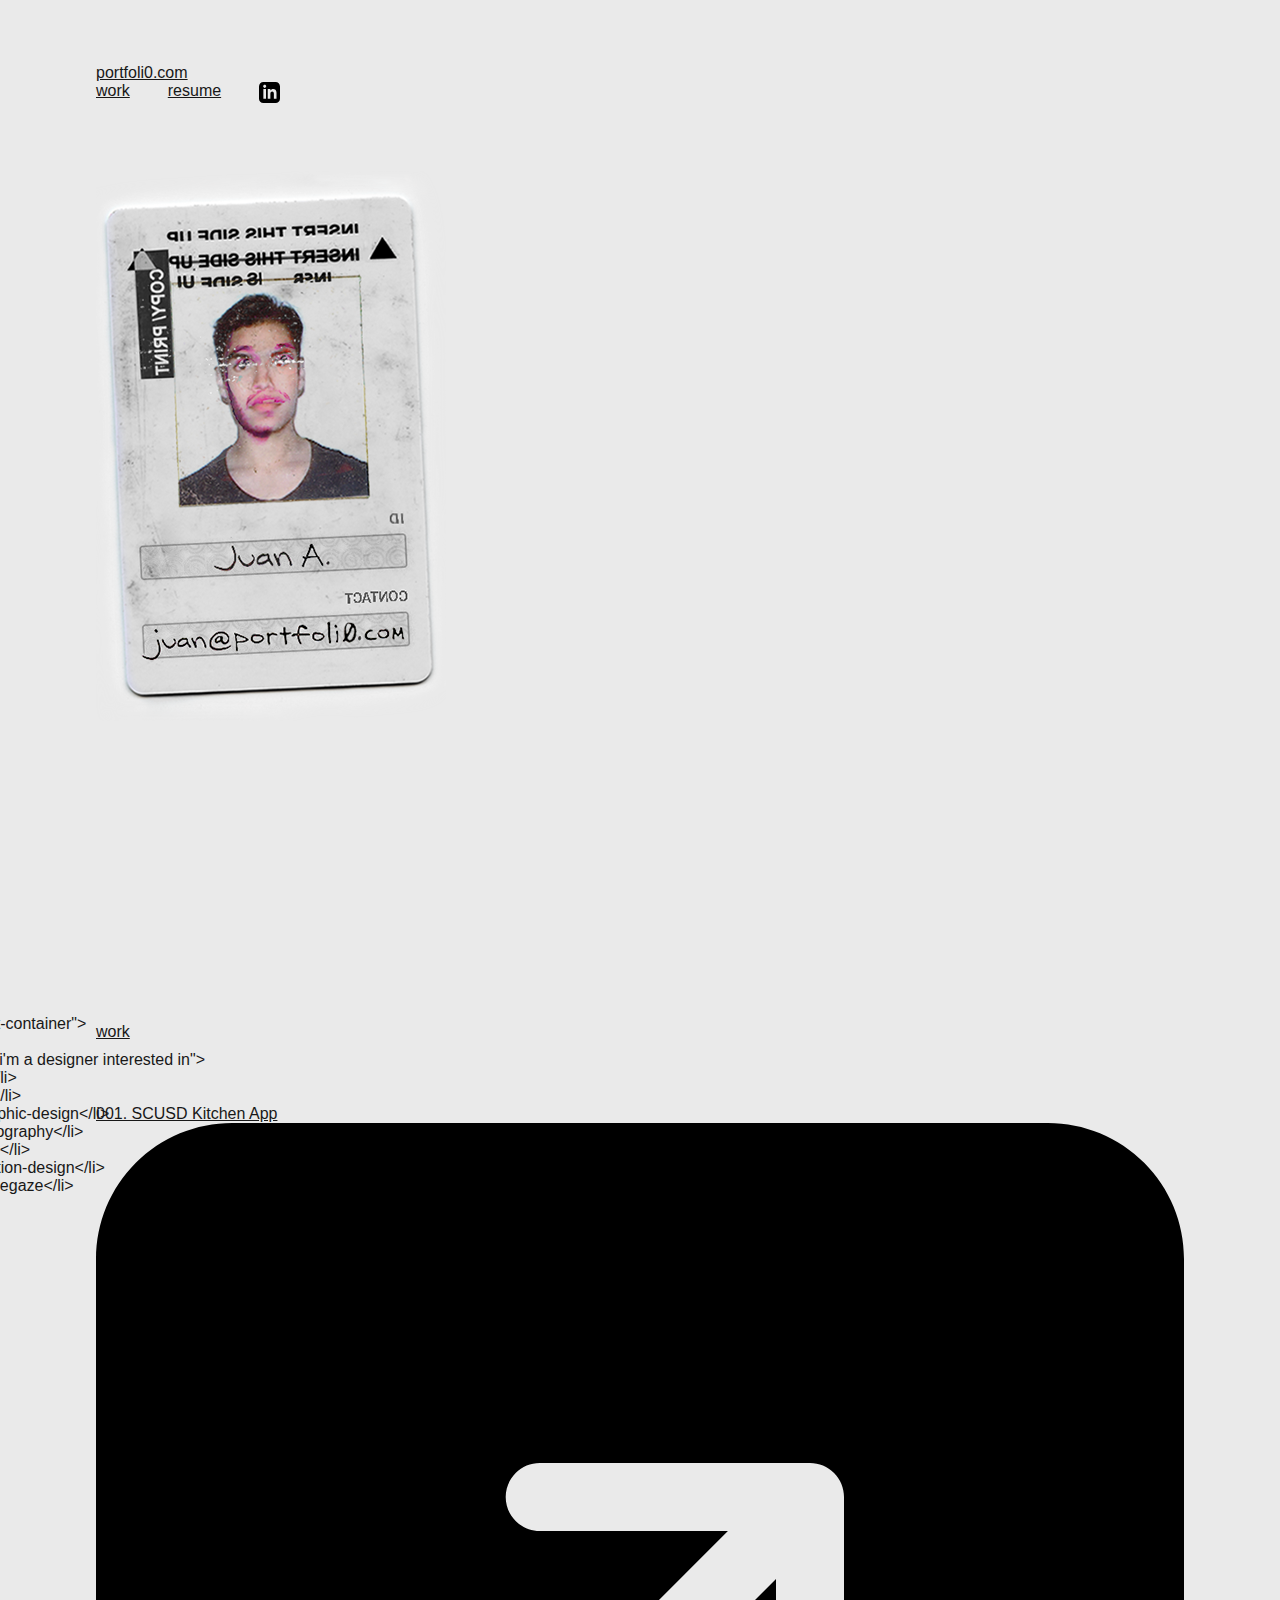
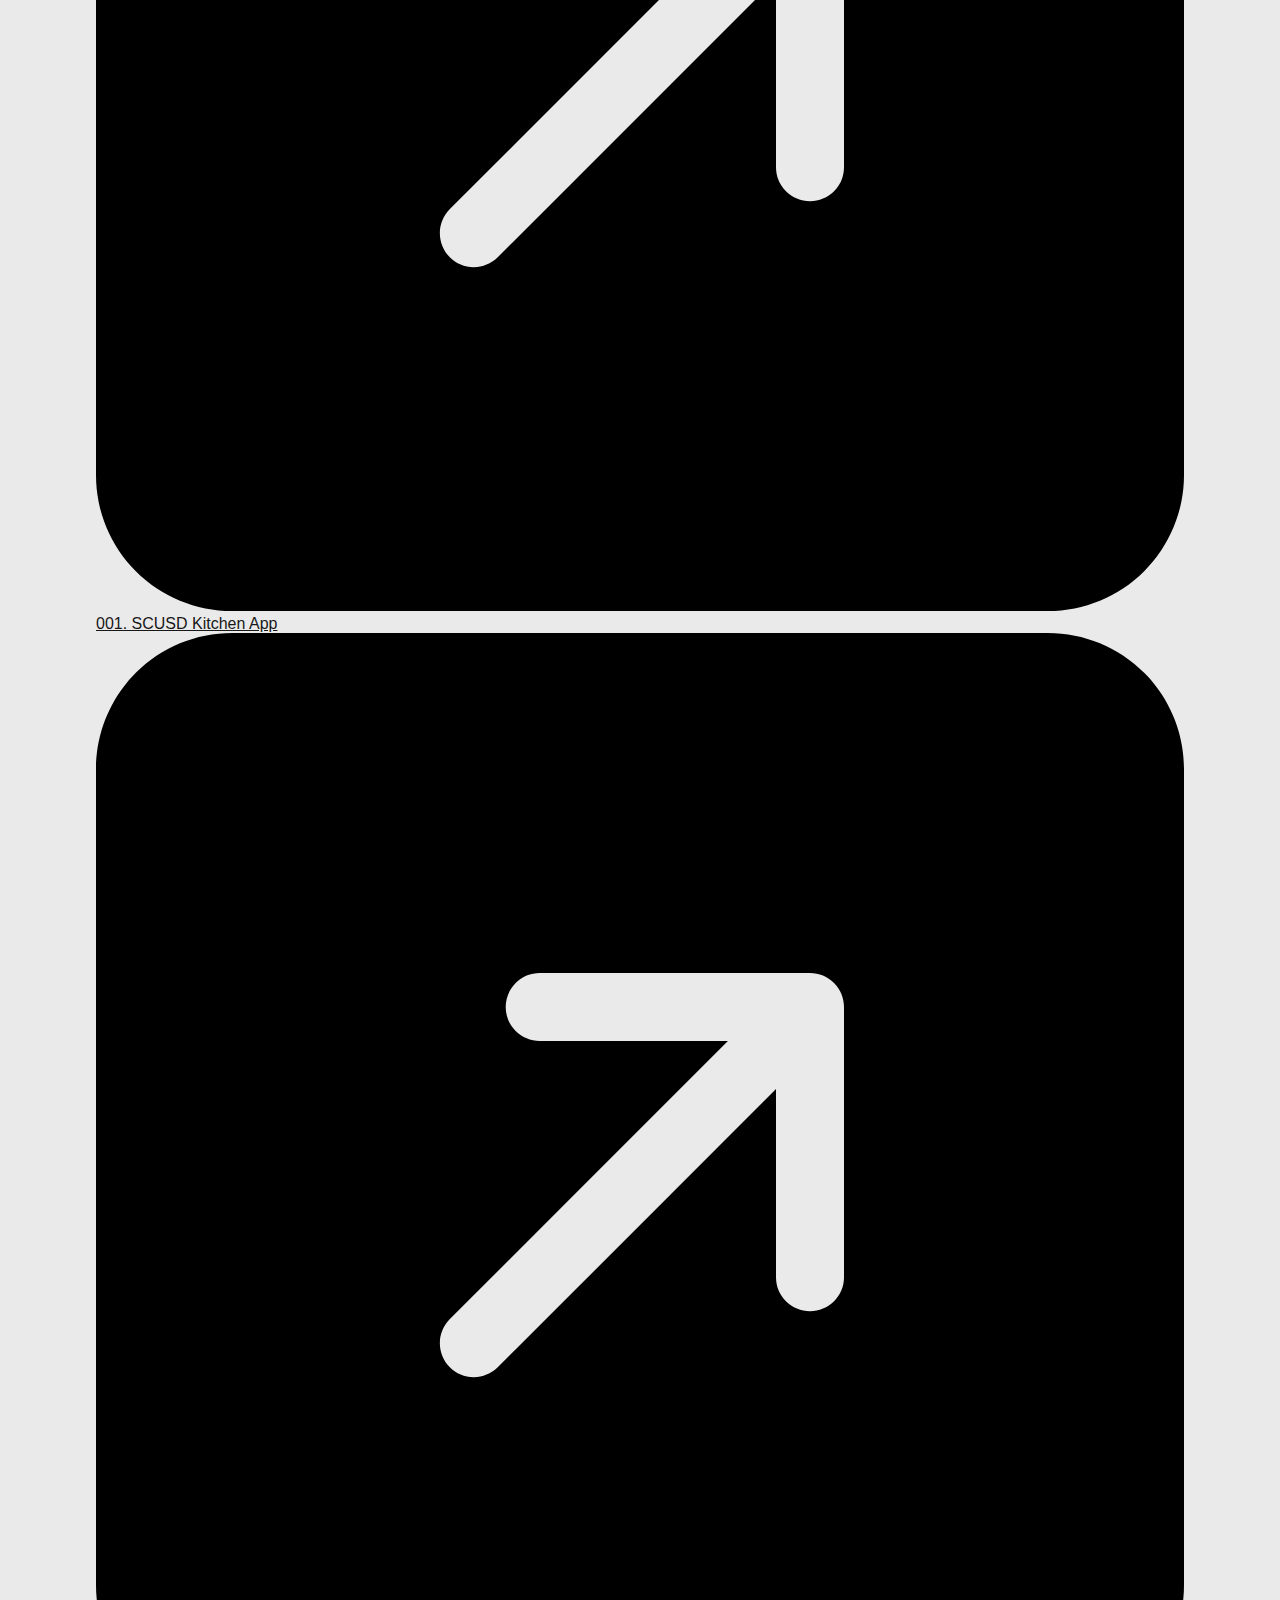
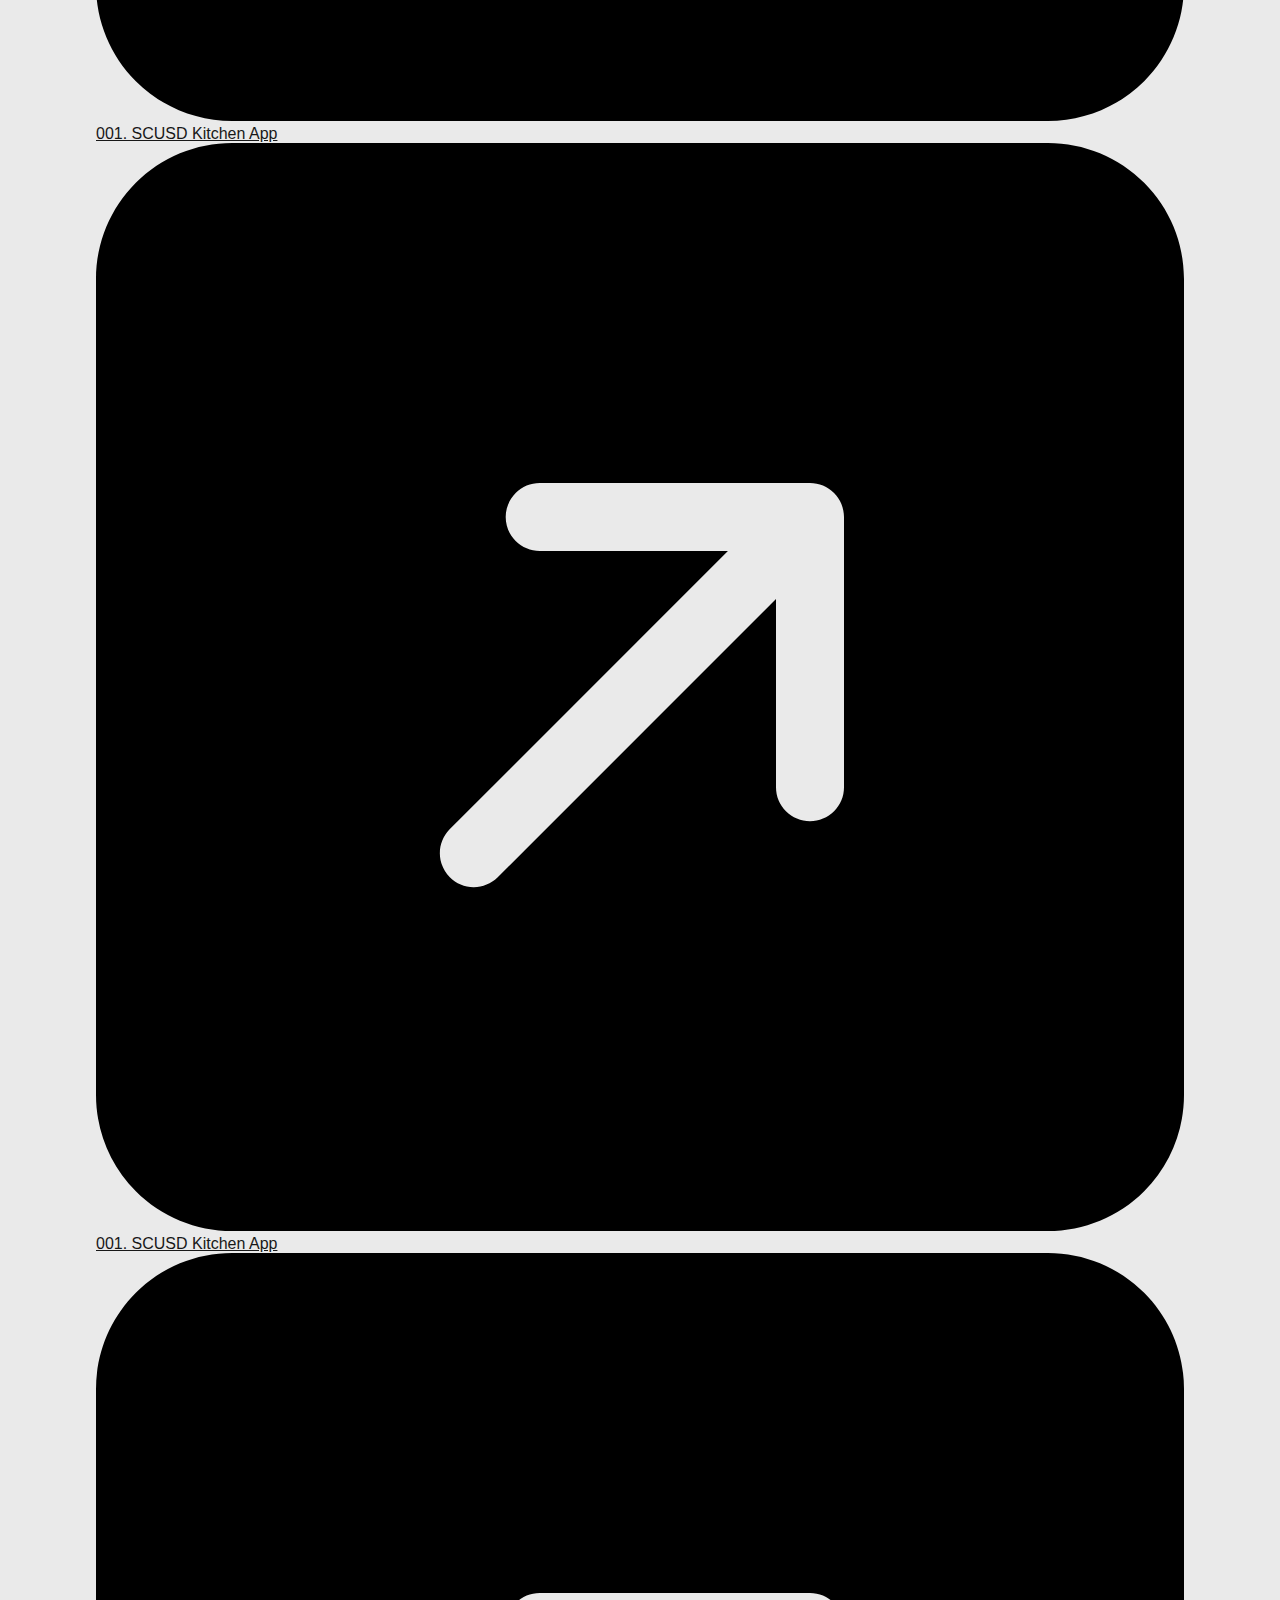
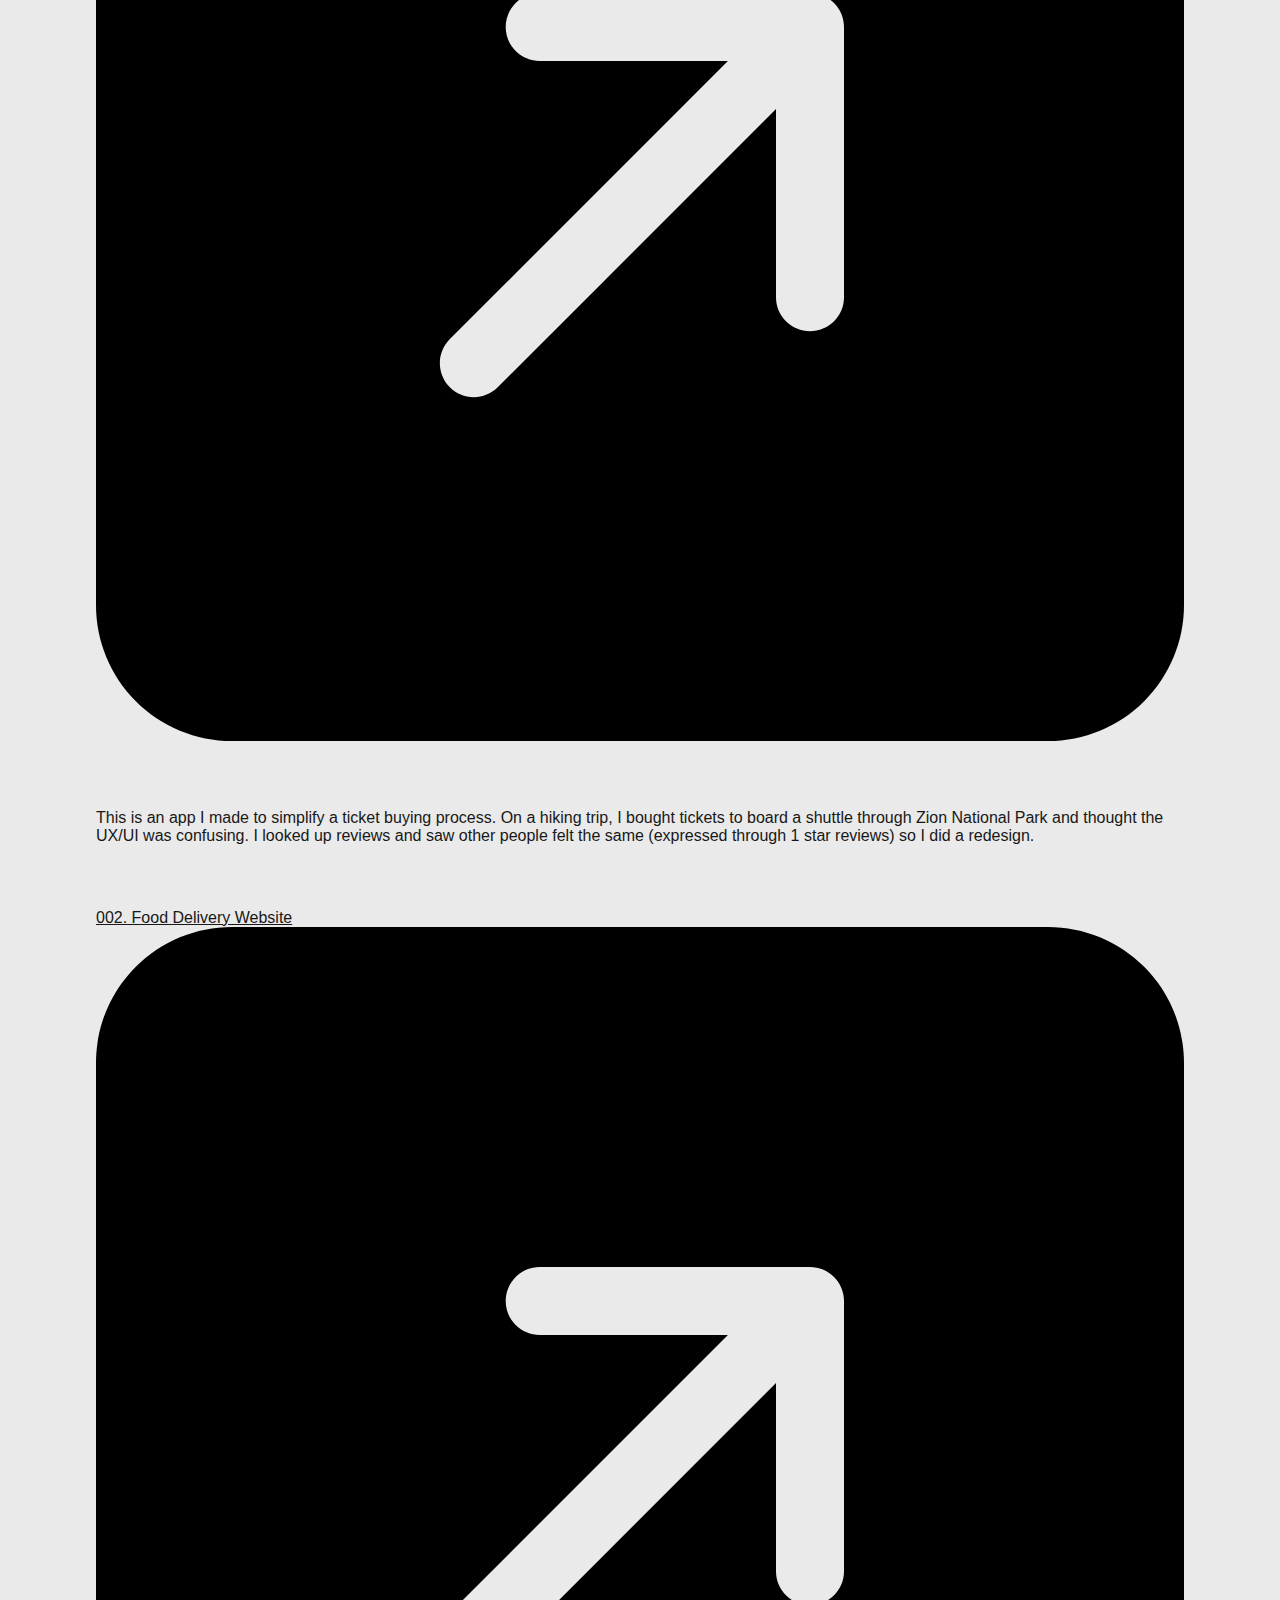
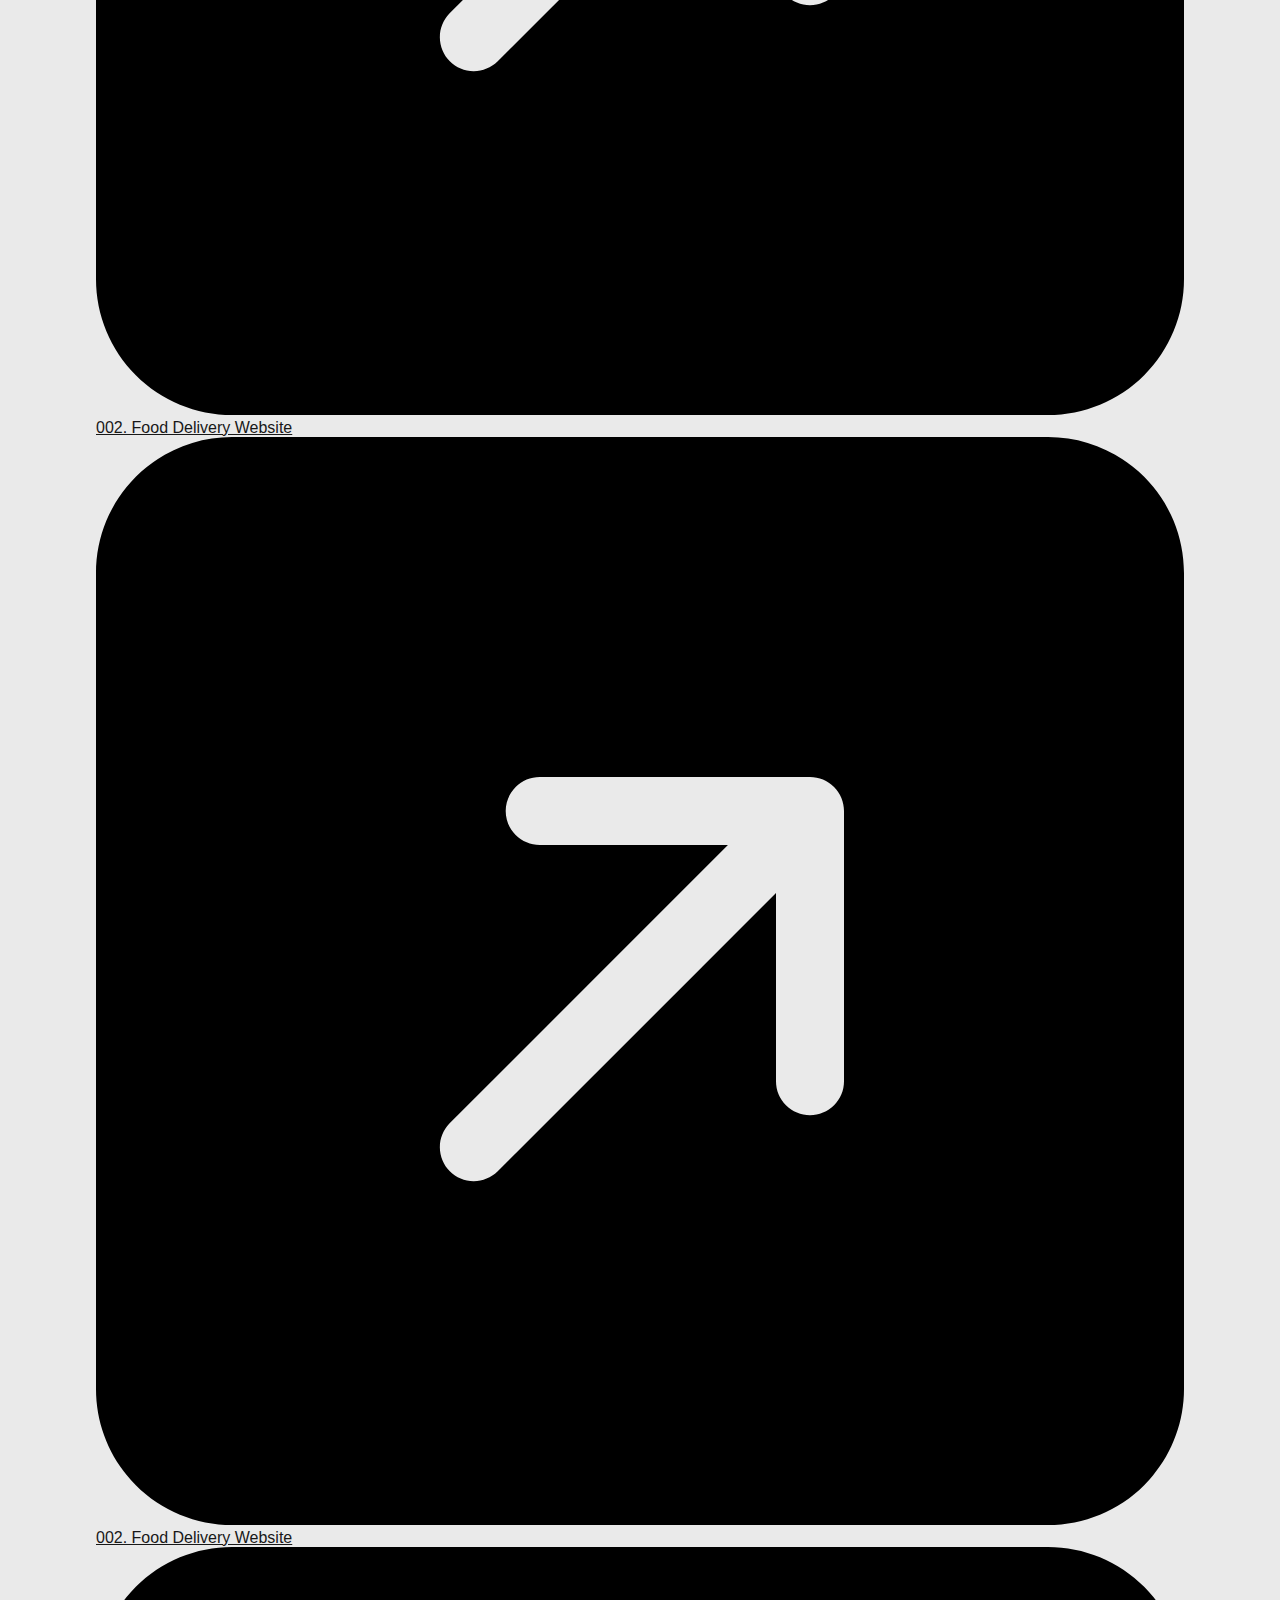
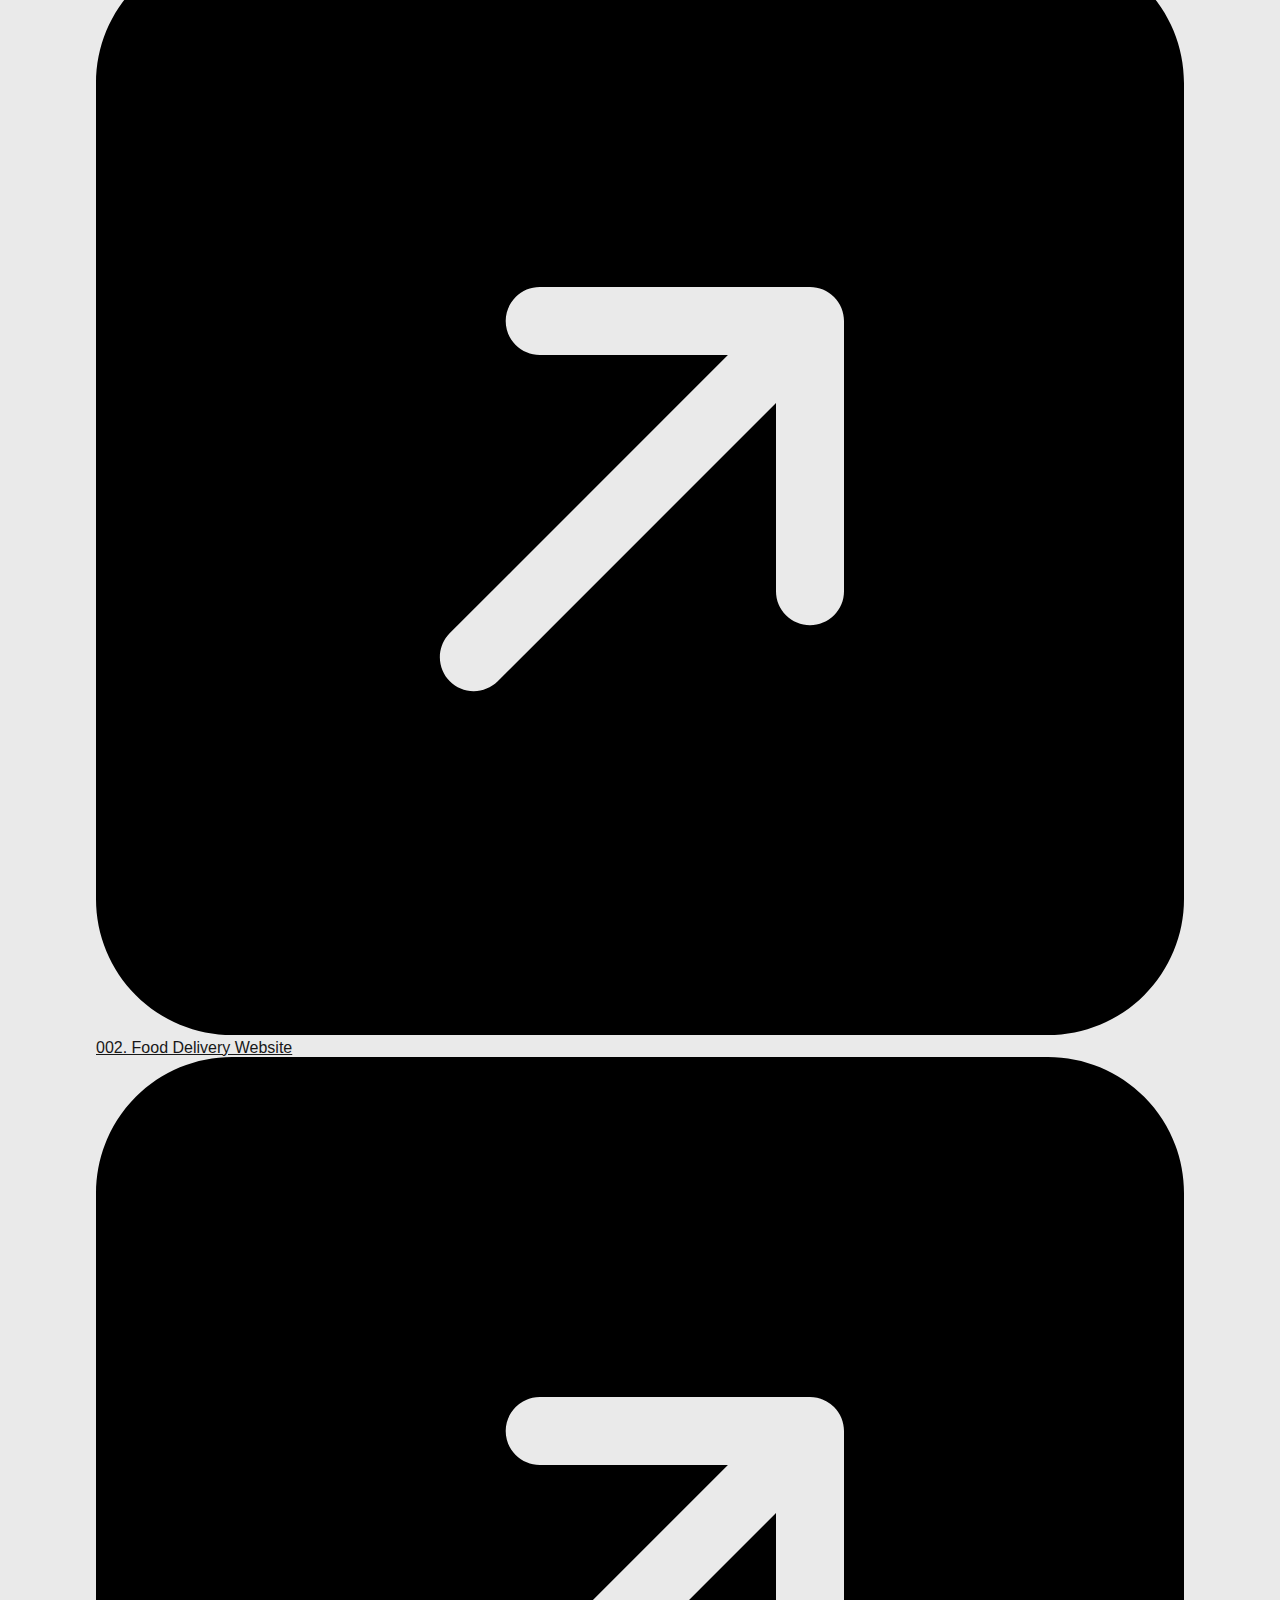
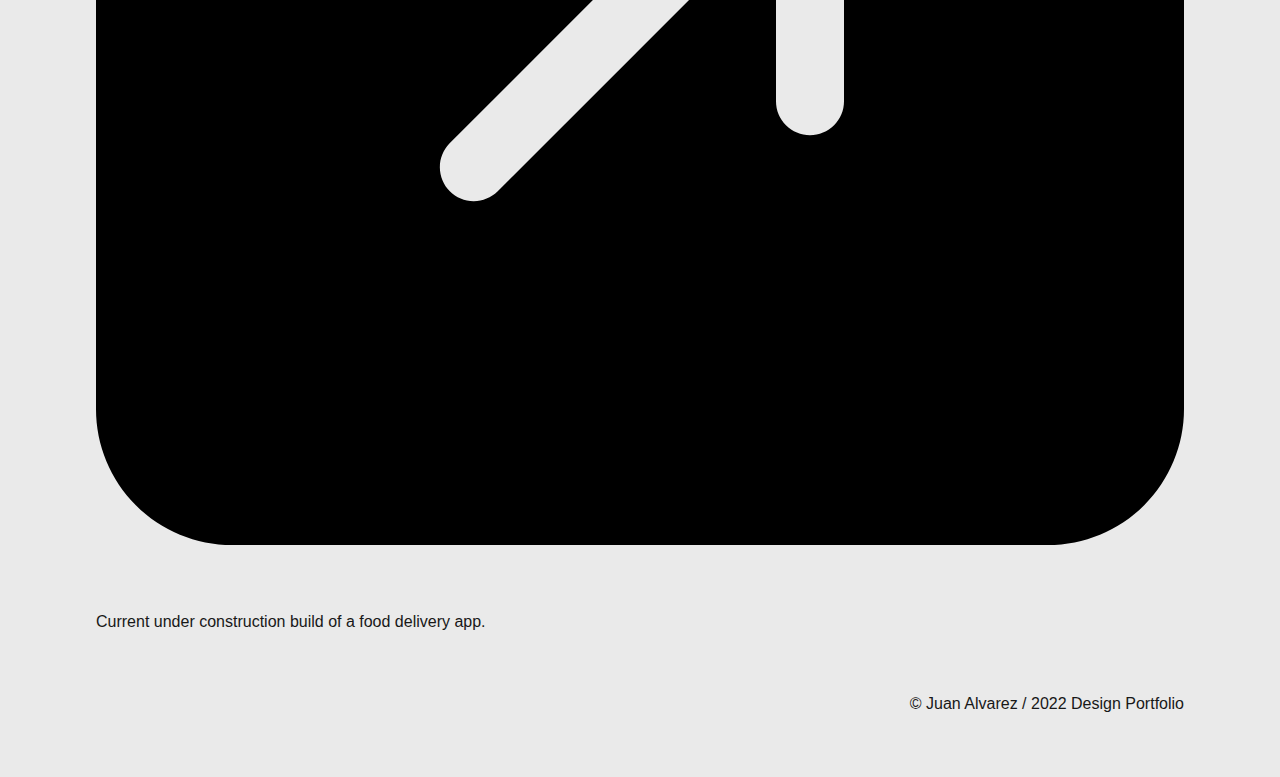
<file: index.html>
<!DOCTYPE html>
<html lang="en">
<head>
    <meta charset="UTF-8">
    <meta http-equiv="X-UA-Compatible" content="IE=edge">
    <meta name="viewport" content="width=device-width, initial-scale=1.0">
    <title>portfoli0</title>
    <link rel="stylesheet" href="style.css">
</head>
<body>
    <section class="main-nav-section container">
        <header class="main-nav">
            <a href="index.html">portfoli0.com</a>
                <nav>
                    <ul class="nav-links">
                        <li><a href="#projects">work</a></li>
                        <li><a href="https://drive.google.com/drive/folders/1WUOUBvG8s4MOsaDFoUpPVKBQRQkFh0n4?usp=sharing" class="drive" target="_blank">resume</a></li>
                        <li><a href="https://www.linkedin.com/in/juan-alvarez-045705224" target="_blank"><svg class="linkedin-icon" viewBox="0 0 24 24"><path d="M19 0h-14c-2.761 0-5 2.239-5 5v14c0 2.761 2.239 5 5 5h14c2.762 0 5-2.239 5-5v-14c0-2.761-2.238-5-5-5zm-11 19h-3v-11h3v11zm-1.5-12.268c-.966 0-1.75-.79-1.75-1.764s.784-1.764 1.75-1.764 1.75.79 1.75 1.764-.783 1.764-1.75 1.764zm13.5 12.268h-3v-5.604c0-3.368-4-3.113-4 0v5.604h-3v-11h3v1.765c1.396-2.586 7-2.777 7 2.476v6.759z"/></svg></a></li>
                    </ul>
                </nav>
        </header>
    </section>

    <section class="hero container">
        <div class="hero-content">
            <img class="id" src="/img/id.png" alt="me lol">

<pre class="text">
&lt;pre class="text-container">
    &lt;nav>
        &lt;ul class="i'm a designer interested in">
            &lt;li>#ui&lt;/li>
            &lt;li>#ux&lt;/li>
            &lt;li>#graphic-design&lt;/li>
            &lt;li>#typography&lt;/li>
            &lt;li>#dev&lt;/li>
            &lt;li>#motion-design&lt;/li>
            &lt;li>#shoegaze&lt;/li>
        &lt;/ul>
    &lt;/nav>
&lt;/pre>
</pre>
        </div>
    </section>

    <div class="container">
        <a href="#projects" class="work-text-divider">work</a>
    </div>

    <section class="projects" id="projects">
        <div class="marquee-container container">
            <div class="marquee">
                <a href="https://www.figma.com/file/9wEjk8F77lakjeu9E9RBcC/Zion-Project?node-id=0%3A1" target="_blank">001. SCUSD Kitchen App<svg class="link-out" viewBox="0 0 16 16">
                    <path d="M14 0C14.5304 0 15.0391 0.210714 15.4142 0.585786C15.7893 0.960859 16 1.46957 16 2V14C16 14.5304 15.7893 15.0391 15.4142 15.4142C15.0391 15.7893 14.5304 16 14 16H2C1.46957 16 0.960859 15.7893 0.585786 15.4142C0.210714 15.0391 0 14.5304 0 14V2C0 1.46957 0.210714 0.960859 0.585786 0.585786C0.960859 0.210714 1.46957 0 2 0L14 0ZM5.904 10.803L10 6.707V9.475C10 9.60761 10.0527 9.73479 10.1464 9.82855C10.2402 9.92232 10.3674 9.975 10.5 9.975C10.6326 9.975 10.7598 9.92232 10.8536 9.82855C10.9473 9.73479 11 9.60761 11 9.475V5.5C11 5.36739 10.9473 5.24021 10.8536 5.14645C10.7598 5.05268 10.6326 5 10.5 5H6.525C6.39239 5 6.26521 5.05268 6.17145 5.14645C6.07768 5.24021 6.025 5.36739 6.025 5.5C6.025 5.63261 6.07768 5.75979 6.17145 5.85355C6.26521 5.94732 6.39239 6 6.525 6H9.293L5.197 10.096C5.10592 10.1903 5.05552 10.3166 5.05666 10.4477C5.0578 10.5788 5.11039 10.7042 5.20309 10.7969C5.29579 10.8896 5.4212 10.9422 5.5523 10.9433C5.6834 10.9445 5.8097 10.8941 5.904 10.803Z"/>
                    </svg>
                    
                    <a href="https://www.figma.com/file/9wEjk8F77lakjeu9E9RBcC/Zion-Project?node-id=0%3A1" target="_blank">001. SCUSD Kitchen App<svg class="link-out" viewBox="0 0 16 16">
                        <path d="M14 0C14.5304 0 15.0391 0.210714 15.4142 0.585786C15.7893 0.960859 16 1.46957 16 2V14C16 14.5304 15.7893 15.0391 15.4142 15.4142C15.0391 15.7893 14.5304 16 14 16H2C1.46957 16 0.960859 15.7893 0.585786 15.4142C0.210714 15.0391 0 14.5304 0 14V2C0 1.46957 0.210714 0.960859 0.585786 0.585786C0.960859 0.210714 1.46957 0 2 0L14 0ZM5.904 10.803L10 6.707V9.475C10 9.60761 10.0527 9.73479 10.1464 9.82855C10.2402 9.92232 10.3674 9.975 10.5 9.975C10.6326 9.975 10.7598 9.92232 10.8536 9.82855C10.9473 9.73479 11 9.60761 11 9.475V5.5C11 5.36739 10.9473 5.24021 10.8536 5.14645C10.7598 5.05268 10.6326 5 10.5 5H6.525C6.39239 5 6.26521 5.05268 6.17145 5.14645C6.07768 5.24021 6.025 5.36739 6.025 5.5C6.025 5.63261 6.07768 5.75979 6.17145 5.85355C6.26521 5.94732 6.39239 6 6.525 6H9.293L5.197 10.096C5.10592 10.1903 5.05552 10.3166 5.05666 10.4477C5.0578 10.5788 5.11039 10.7042 5.20309 10.7969C5.29579 10.8896 5.4212 10.9422 5.5523 10.9433C5.6834 10.9445 5.8097 10.8941 5.904 10.803Z"/>
                        </svg>
                    </a>

                    <a href="https://www.figma.com/file/9wEjk8F77lakjeu9E9RBcC/Zion-Project?node-id=0%3A1" target="_blank">001. SCUSD Kitchen App<svg class="link-out" viewBox="0 0 16 16">
                        <path d="M14 0C14.5304 0 15.0391 0.210714 15.4142 0.585786C15.7893 0.960859 16 1.46957 16 2V14C16 14.5304 15.7893 15.0391 15.4142 15.4142C15.0391 15.7893 14.5304 16 14 16H2C1.46957 16 0.960859 15.7893 0.585786 15.4142C0.210714 15.0391 0 14.5304 0 14V2C0 1.46957 0.210714 0.960859 0.585786 0.585786C0.960859 0.210714 1.46957 0 2 0L14 0ZM5.904 10.803L10 6.707V9.475C10 9.60761 10.0527 9.73479 10.1464 9.82855C10.2402 9.92232 10.3674 9.975 10.5 9.975C10.6326 9.975 10.7598 9.92232 10.8536 9.82855C10.9473 9.73479 11 9.60761 11 9.475V5.5C11 5.36739 10.9473 5.24021 10.8536 5.14645C10.7598 5.05268 10.6326 5 10.5 5H6.525C6.39239 5 6.26521 5.05268 6.17145 5.14645C6.07768 5.24021 6.025 5.36739 6.025 5.5C6.025 5.63261 6.07768 5.75979 6.17145 5.85355C6.26521 5.94732 6.39239 6 6.525 6H9.293L5.197 10.096C5.10592 10.1903 5.05552 10.3166 5.05666 10.4477C5.0578 10.5788 5.11039 10.7042 5.20309 10.7969C5.29579 10.8896 5.4212 10.9422 5.5523 10.9433C5.6834 10.9445 5.8097 10.8941 5.904 10.803Z"/>
                        </svg>
                    </a>
    
                    <a href="https://www.figma.com/file/9wEjk8F77lakjeu9E9RBcC/Zion-Project?node-id=0%3A1" target="_blank">001. SCUSD Kitchen App<svg class="link-out" viewBox="0 0 16 16">
                        <path d="M14 0C14.5304 0 15.0391 0.210714 15.4142 0.585786C15.7893 0.960859 16 1.46957 16 2V14C16 14.5304 15.7893 15.0391 15.4142 15.4142C15.0391 15.7893 14.5304 16 14 16H2C1.46957 16 0.960859 15.7893 0.585786 15.4142C0.210714 15.0391 0 14.5304 0 14V2C0 1.46957 0.210714 0.960859 0.585786 0.585786C0.960859 0.210714 1.46957 0 2 0L14 0ZM5.904 10.803L10 6.707V9.475C10 9.60761 10.0527 9.73479 10.1464 9.82855C10.2402 9.92232 10.3674 9.975 10.5 9.975C10.6326 9.975 10.7598 9.92232 10.8536 9.82855C10.9473 9.73479 11 9.60761 11 9.475V5.5C11 5.36739 10.9473 5.24021 10.8536 5.14645C10.7598 5.05268 10.6326 5 10.5 5H6.525C6.39239 5 6.26521 5.05268 6.17145 5.14645C6.07768 5.24021 6.025 5.36739 6.025 5.5C6.025 5.63261 6.07768 5.75979 6.17145 5.85355C6.26521 5.94732 6.39239 6 6.525 6H9.293L5.197 10.096C5.10592 10.1903 5.05552 10.3166 5.05666 10.4477C5.0578 10.5788 5.11039 10.7042 5.20309 10.7969C5.29579 10.8896 5.4212 10.9422 5.5523 10.9433C5.6834 10.9445 5.8097 10.8941 5.904 10.803Z"/>
                        </svg>
                    </a>
                </a>
            </div>
        </div>
    
        <div class="container">
            <p class="description">This is an app I made to simplify a ticket buying process. On a hiking trip, I bought tickets to board a shuttle through Zion National Park and thought the UX/UI was confusing. I looked up reviews and saw other people felt the same (expressed through 1 star reviews) so I did a redesign.</p>
        </div>
    
    
        <div class="marquee-container container">
            <div class="marquee">
                <a href="project.html" target="_blank">002. Food Delivery Website<svg class="link-out" viewBox="0 0 16 16">
                    <path d="M14 0C14.5304 0 15.0391 0.210714 15.4142 0.585786C15.7893 0.960859 16 1.46957 16 2V14C16 14.5304 15.7893 15.0391 15.4142 15.4142C15.0391 15.7893 14.5304 16 14 16H2C1.46957 16 0.960859 15.7893 0.585786 15.4142C0.210714 15.0391 0 14.5304 0 14V2C0 1.46957 0.210714 0.960859 0.585786 0.585786C0.960859 0.210714 1.46957 0 2 0L14 0ZM5.904 10.803L10 6.707V9.475C10 9.60761 10.0527 9.73479 10.1464 9.82855C10.2402 9.92232 10.3674 9.975 10.5 9.975C10.6326 9.975 10.7598 9.92232 10.8536 9.82855C10.9473 9.73479 11 9.60761 11 9.475V5.5C11 5.36739 10.9473 5.24021 10.8536 5.14645C10.7598 5.05268 10.6326 5 10.5 5H6.525C6.39239 5 6.26521 5.05268 6.17145 5.14645C6.07768 5.24021 6.025 5.36739 6.025 5.5C6.025 5.63261 6.07768 5.75979 6.17145 5.85355C6.26521 5.94732 6.39239 6 6.525 6H9.293L5.197 10.096C5.10592 10.1903 5.05552 10.3166 5.05666 10.4477C5.0578 10.5788 5.11039 10.7042 5.20309 10.7969C5.29579 10.8896 5.4212 10.9422 5.5523 10.9433C5.6834 10.9445 5.8097 10.8941 5.904 10.803Z"/>
                    </svg>
                    
                    <a href="project.html" target="_blank">002. Food Delivery Website<svg class="link-out" viewBox="0 0 16 16">
                        <path d="M14 0C14.5304 0 15.0391 0.210714 15.4142 0.585786C15.7893 0.960859 16 1.46957 16 2V14C16 14.5304 15.7893 15.0391 15.4142 15.4142C15.0391 15.7893 14.5304 16 14 16H2C1.46957 16 0.960859 15.7893 0.585786 15.4142C0.210714 15.0391 0 14.5304 0 14V2C0 1.46957 0.210714 0.960859 0.585786 0.585786C0.960859 0.210714 1.46957 0 2 0L14 0ZM5.904 10.803L10 6.707V9.475C10 9.60761 10.0527 9.73479 10.1464 9.82855C10.2402 9.92232 10.3674 9.975 10.5 9.975C10.6326 9.975 10.7598 9.92232 10.8536 9.82855C10.9473 9.73479 11 9.60761 11 9.475V5.5C11 5.36739 10.9473 5.24021 10.8536 5.14645C10.7598 5.05268 10.6326 5 10.5 5H6.525C6.39239 5 6.26521 5.05268 6.17145 5.14645C6.07768 5.24021 6.025 5.36739 6.025 5.5C6.025 5.63261 6.07768 5.75979 6.17145 5.85355C6.26521 5.94732 6.39239 6 6.525 6H9.293L5.197 10.096C5.10592 10.1903 5.05552 10.3166 5.05666 10.4477C5.0578 10.5788 5.11039 10.7042 5.20309 10.7969C5.29579 10.8896 5.4212 10.9422 5.5523 10.9433C5.6834 10.9445 5.8097 10.8941 5.904 10.803Z"/>
                        </svg>
                    </a>

                    <a href="project.html" target="_blank">002. Food Delivery Website<svg class="link-out" viewBox="0 0 16 16">
                        <path d="M14 0C14.5304 0 15.0391 0.210714 15.4142 0.585786C15.7893 0.960859 16 1.46957 16 2V14C16 14.5304 15.7893 15.0391 15.4142 15.4142C15.0391 15.7893 14.5304 16 14 16H2C1.46957 16 0.960859 15.7893 0.585786 15.4142C0.210714 15.0391 0 14.5304 0 14V2C0 1.46957 0.210714 0.960859 0.585786 0.585786C0.960859 0.210714 1.46957 0 2 0L14 0ZM5.904 10.803L10 6.707V9.475C10 9.60761 10.0527 9.73479 10.1464 9.82855C10.2402 9.92232 10.3674 9.975 10.5 9.975C10.6326 9.975 10.7598 9.92232 10.8536 9.82855C10.9473 9.73479 11 9.60761 11 9.475V5.5C11 5.36739 10.9473 5.24021 10.8536 5.14645C10.7598 5.05268 10.6326 5 10.5 5H6.525C6.39239 5 6.26521 5.05268 6.17145 5.14645C6.07768 5.24021 6.025 5.36739 6.025 5.5C6.025 5.63261 6.07768 5.75979 6.17145 5.85355C6.26521 5.94732 6.39239 6 6.525 6H9.293L5.197 10.096C5.10592 10.1903 5.05552 10.3166 5.05666 10.4477C5.0578 10.5788 5.11039 10.7042 5.20309 10.7969C5.29579 10.8896 5.4212 10.9422 5.5523 10.9433C5.6834 10.9445 5.8097 10.8941 5.904 10.803Z"/>
                        </svg>
                    </a>
    
                    <a href="project.html" target="_blank">002. Food Delivery Website<svg class="link-out" viewBox="0 0 16 16">
                        <path d="M14 0C14.5304 0 15.0391 0.210714 15.4142 0.585786C15.7893 0.960859 16 1.46957 16 2V14C16 14.5304 15.7893 15.0391 15.4142 15.4142C15.0391 15.7893 14.5304 16 14 16H2C1.46957 16 0.960859 15.7893 0.585786 15.4142C0.210714 15.0391 0 14.5304 0 14V2C0 1.46957 0.210714 0.960859 0.585786 0.585786C0.960859 0.210714 1.46957 0 2 0L14 0ZM5.904 10.803L10 6.707V9.475C10 9.60761 10.0527 9.73479 10.1464 9.82855C10.2402 9.92232 10.3674 9.975 10.5 9.975C10.6326 9.975 10.7598 9.92232 10.8536 9.82855C10.9473 9.73479 11 9.60761 11 9.475V5.5C11 5.36739 10.9473 5.24021 10.8536 5.14645C10.7598 5.05268 10.6326 5 10.5 5H6.525C6.39239 5 6.26521 5.05268 6.17145 5.14645C6.07768 5.24021 6.025 5.36739 6.025 5.5C6.025 5.63261 6.07768 5.75979 6.17145 5.85355C6.26521 5.94732 6.39239 6 6.525 6H9.293L5.197 10.096C5.10592 10.1903 5.05552 10.3166 5.05666 10.4477C5.0578 10.5788 5.11039 10.7042 5.20309 10.7969C5.29579 10.8896 5.4212 10.9422 5.5523 10.9433C5.6834 10.9445 5.8097 10.8941 5.904 10.803Z"/>
                        </svg>
                    </a>
                </a>
            </div>
        </div>
    
        <div class="container">
            <p class="description">Current under construction build of a food delivery app.</p>
        </div>
    </section>

    <footer class="footer container">
        <p>&copy; Juan Alvarez / 2022 Design Portfolio</p>
    </footer>

    <script src="https://cdnjs.cloudflare.com/ajax/libs/gsap/3.9.1/gsap.min.js" integrity="sha512-H6cPm97FAsgIKmlBA4s774vqoN24V5gSQL4yBTDOY2su2DeXZVhQPxFK4P6GPdnZqM9fg1G3cMv5wD7e6cFLZQ==" crossorigin="anonymous" referrerpolicy="no-referrer"></script>
    <script src="app.js"></script>
</body>
</html>
</file>
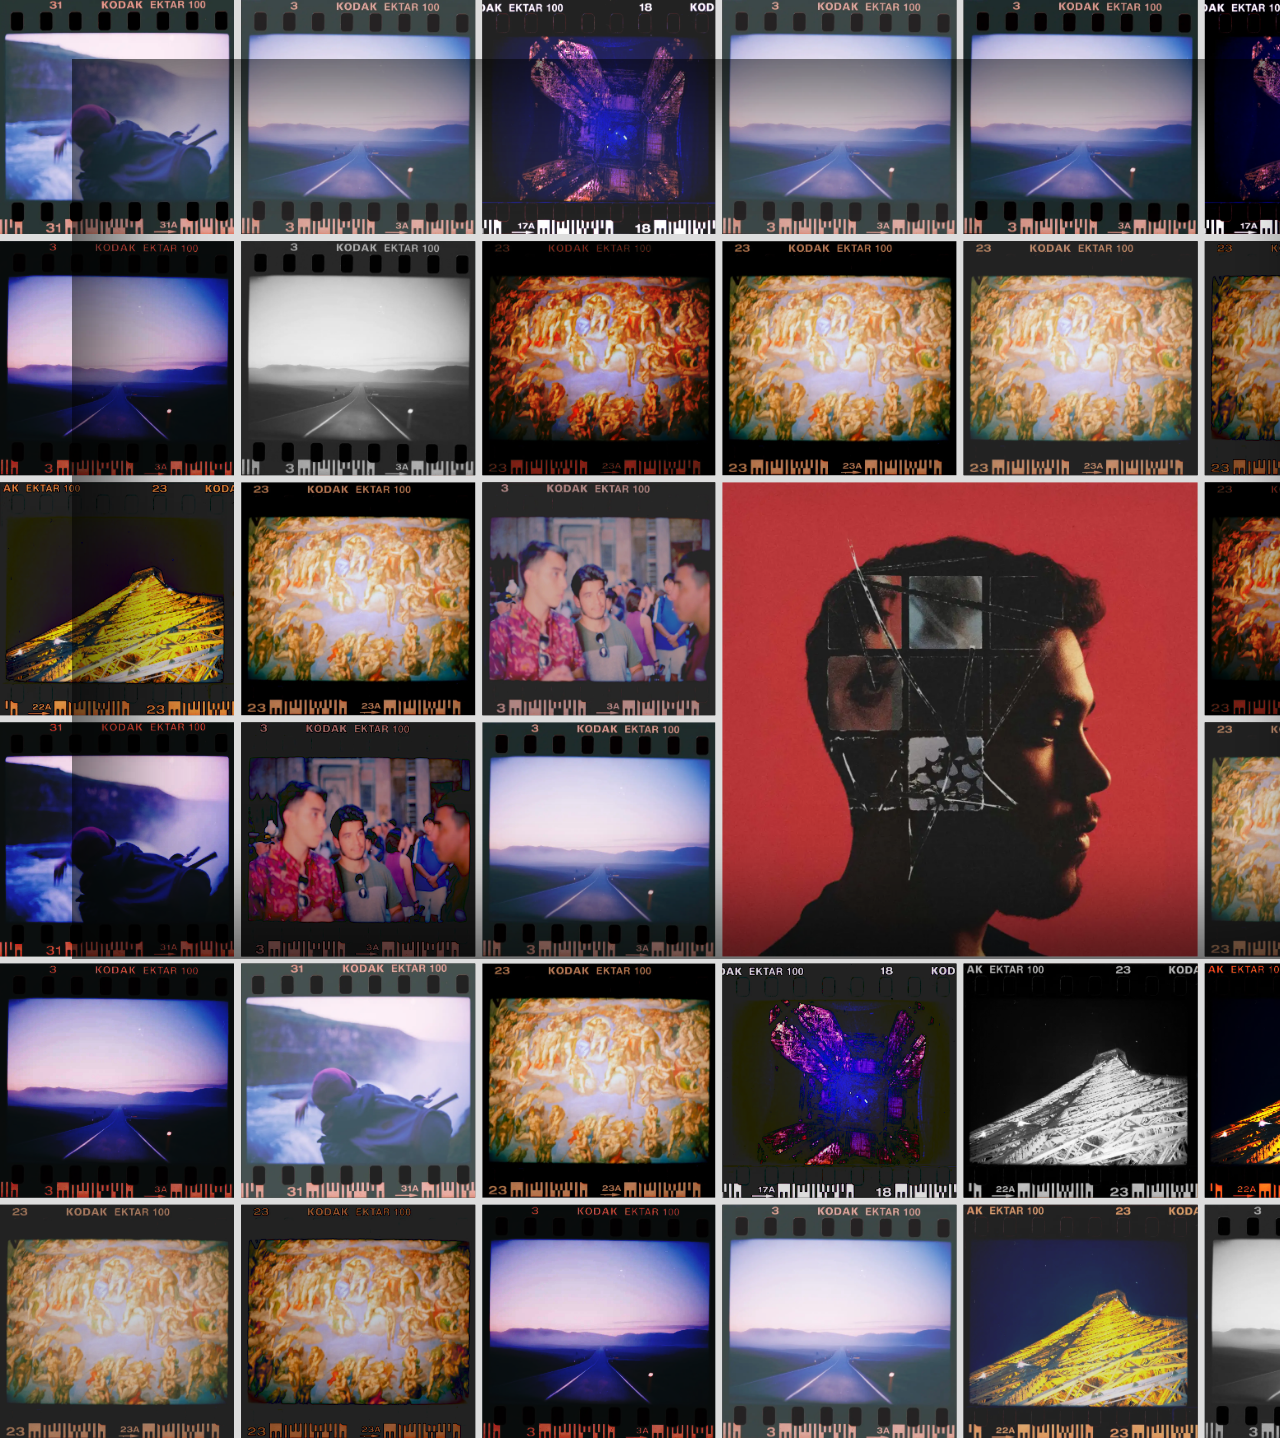
<file: DES157A/index.html>
<!DOCTYPE html>
<html lang="en">
<head>
    <meta charset="UTF-8">
    <meta name="viewport" content="width=device-width, initial-scale=1.0">
    <title>DES157 Every Image</title>
    <link rel="stylesheet" href="style.css">

</head>
<body>
    <div class="grid-container">
        <div class="grid-item"><img src="img/film-1.webp" alt="film"></div>
        <div class="grid-item"><img src="img/film-1.webp" alt="film"></div>
        <div class="grid-item"><img src="img/film-1.webp" alt="film"></div>
        <div class="grid-item"><img src="img/film-1.webp" alt="film"></div>
        <div class="grid-item"><img src="img/film-1.webp" alt="film"></div>
        <div class="grid-item"><img src="img/film-1.webp" alt="film"></div>
        <div class="grid-item"><img src="img/film-1.webp" alt="film"></div>
        <div class="grid-item"><img src="img/film-1.webp" alt="film"></div>
        <div class="grid-item"><img src="img/film-1.webp" alt="film"></div>
        <div class="grid-item"><img src="img/film-1.webp" alt="film"></div>
        <div class="grid-item"><img src="img/film-1.webp" alt="film"></div>
        <div class="grid-item"><img src="img/film-1.webp" alt="film"></div>
        <div class="grid-item"><img src="img/film-1.webp" alt="film"></div>
        <div class="grid-item"><img src="img/film-1.webp" alt="film"></div>
        <div class="grid-item"><img src="img/film-1.webp" alt="film"></div>
        <div class="grid-item"><img src="img/film-1.webp" alt="film"></div>
        <div class="grid-item"><img src="img/film-1.webp" alt="film"></div>
        <div class="grid-item"><img src="img/film-1.webp" alt="film"></div>


        <div class="central-image"><img src="img/juan.webp" alt="juan a."></div>

        <div class="grid-item"><img src="img/film-1.webp" alt="film"></div>
        <div class="grid-item"><img src="img/film-1.webp" alt="film"></div>
        <div class="grid-item"><img src="img/film-1.webp" alt="film"></div>
        <div class="grid-item"><img src="img/film-1.webp" alt="film"></div>
        <div class="grid-item"><img src="img/film-1.webp" alt="film"></div>
        <div class="grid-item"><img src="img/film-1.webp" alt="film"></div>
        <div class="grid-item"><img src="img/film-1.webp" alt="film"></div>
        <div class="grid-item"><img src="img/film-1.webp" alt="film"></div>
        <div class="grid-item"><img src="img/film-1.webp" alt="film"></div>
        <div class="grid-item"><img src="img/film-1.webp" alt="film"></div>
        <div class="grid-item"><img src="img/film-1.webp" alt="film"></div>
        <div class="grid-item"><img src="img/film-1.webp" alt="film"></div>
        <div class="grid-item"><img src="img/film-1.webp" alt="film"></div>
        <div class="grid-item"><img src="img/film-1.webp" alt="film"></div>
        <div class="grid-item"><img src="img/film-1.webp" alt="film"></div>
        <div class="grid-item"><img src="img/film-1.webp" alt="film"></div>
        <div class="grid-item"><img src="img/film-1.webp" alt="film"></div>
        <div class="grid-item"><img src="img/film-1.webp" alt="film"></div>
        <div class="grid-item"><img src="img/film-1.webp" alt="film"></div>
        <div class="grid-item"><img src="img/film-1.webp" alt="film"></div>
        <div class="grid-item"><img src="img/film-1.webp" alt="film"></div>
        <div class="grid-item"><img src="img/film-1.webp" alt="film"></div>
        <div class="grid-item"><img src="img/film-1.webp" alt="film"></div>
        <div class="grid-item"><img src="img/film-1.webp" alt="film"></div>
        <div class="grid-item"><img src="img/film-1.webp" alt="film"></div>
    </div>
    <script src="script.js"></script>
</body>
</html>
</file>
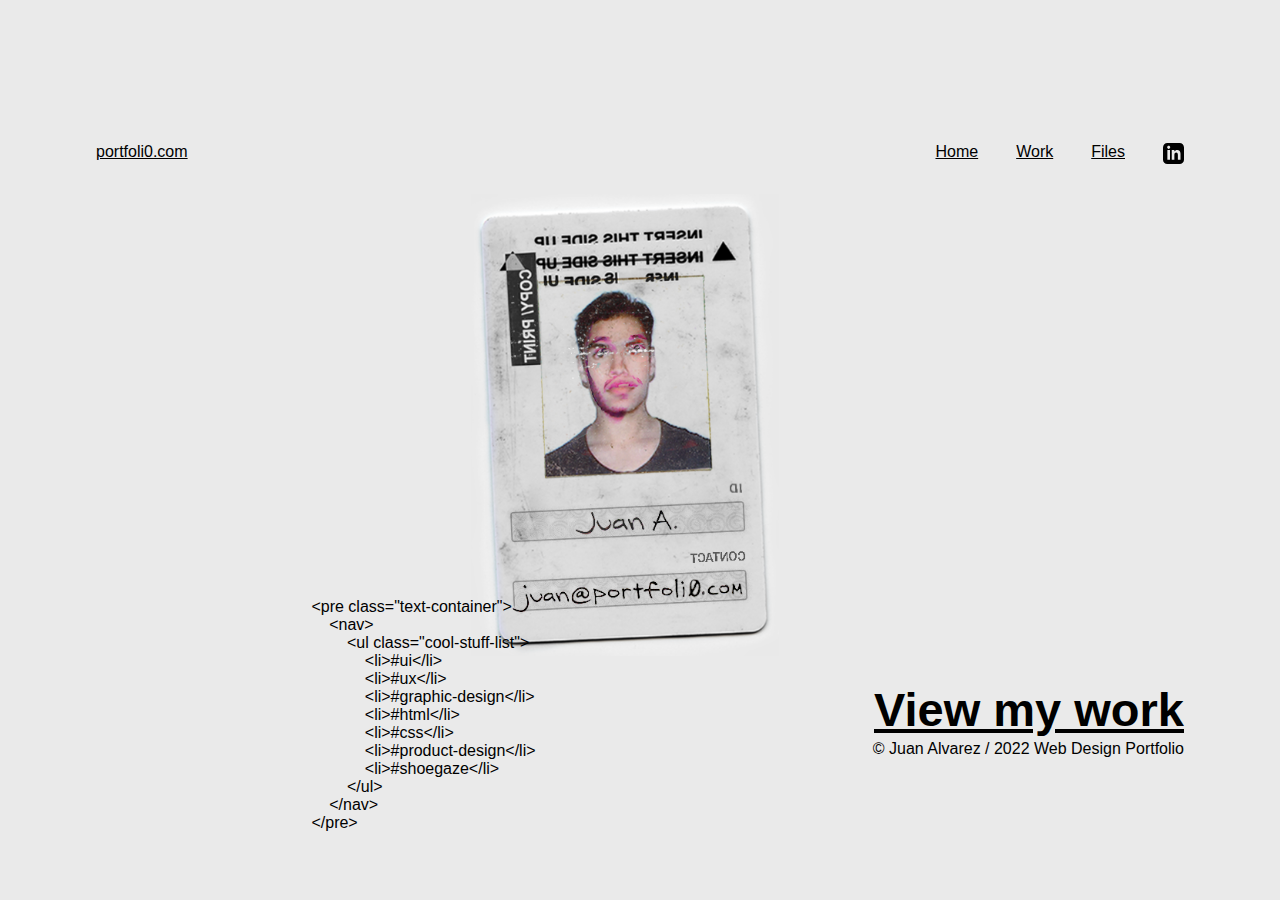
<file: responsive-portfoli0vfinal/index.html>
<!DOCTYPE html>
<html lang="en">
<head>
    <meta charset="UTF-8">
    <meta http-equiv="X-UA-Compatible" content="IE=edge">
    <meta name="viewport" content="width=device-width, initial-scale=1.0">
    <title>portfoli0</title>
    <link rel="stylesheet" href="style.css">
</head>
<body>
    <div class="container">
        <header id="nav-header" class="nav-header">
            <a href="index.html" id="home-link">portfoli0.com</a>
            <nav>
                <ul class="nav-links">
                    <li><a href="index.html">Home</a></li>
                    <li><a href="work.html">Work</a></li>
                    <li><a href="https://drive.google.com/drive/folders/1WUOUBvG8s4MOsaDFoUpPVKBQRQkFh0n4?usp=sharing" id="drive" target="_blank">Files</a></li>
                    <li><a href="www.linkedin.com/in/juan-alvarez-045705224" target="_blank"><svg xmlns="http://www.w3.org/2000/svg" id="linkedin-icon" viewBox="0 0 24 24"><path d="M19 0h-14c-2.761 0-5 2.239-5 5v14c0 2.761 2.239 5 5 5h14c2.762 0 5-2.239 5-5v-14c0-2.761-2.238-5-5-5zm-11 19h-3v-11h3v11zm-1.5-12.268c-.966 0-1.75-.79-1.75-1.764s.784-1.764 1.75-1.764 1.75.79 1.75 1.764-.783 1.764-1.75 1.764zm13.5 12.268h-3v-5.604c0-3.368-4-3.113-4 0v5.604h-3v-11h3v1.765c1.396-2.586 7-2.777 7 2.476v6.759z"/></svg></a></li>
                </ul>
            </nav>
        </header>
    
        <section class="main-content">
<pre id="text" class="text">
&lt;pre class="text-container">
    &lt;nav>
        &lt;ul class="cool-stuff-list">
            &lt;li>#ui&lt;/li>
            &lt;li>#ux&lt;/li>
            &lt;li>#graphic-design&lt;/li>
            &lt;li>#html&lt;/li>
            &lt;li>#css&lt;/li>
            &lt;li>#product-design&lt;/li>
            &lt;li>#shoegaze&lt;/li>
        &lt;/ul>
    &lt;/nav>
&lt;/pre>
</pre>
    
            <img id="id-card" class="id-card" src="img/idcard.png" alt="me lol">
        </section>
    
        <footer id="footer" class="footer">
            <a href="work.html" class="cta">View my work</a>
            <p class="copy">&copy; Juan Alvarez / 2022 Web Design Portfolio</p>
        </footer>
    </div>

    <script src="https://cdnjs.cloudflare.com/ajax/libs/gsap/3.9.1/gsap.min.js" integrity="sha512-H6cPm97FAsgIKmlBA4s774vqoN24V5gSQL4yBTDOY2su2DeXZVhQPxFK4P6GPdnZqM9fg1G3cMv5wD7e6cFLZQ==" crossorigin="anonymous" referrerpolicy="no-referrer"></script>
    <script src="app.js"></script>
</body>
</html>
</file>
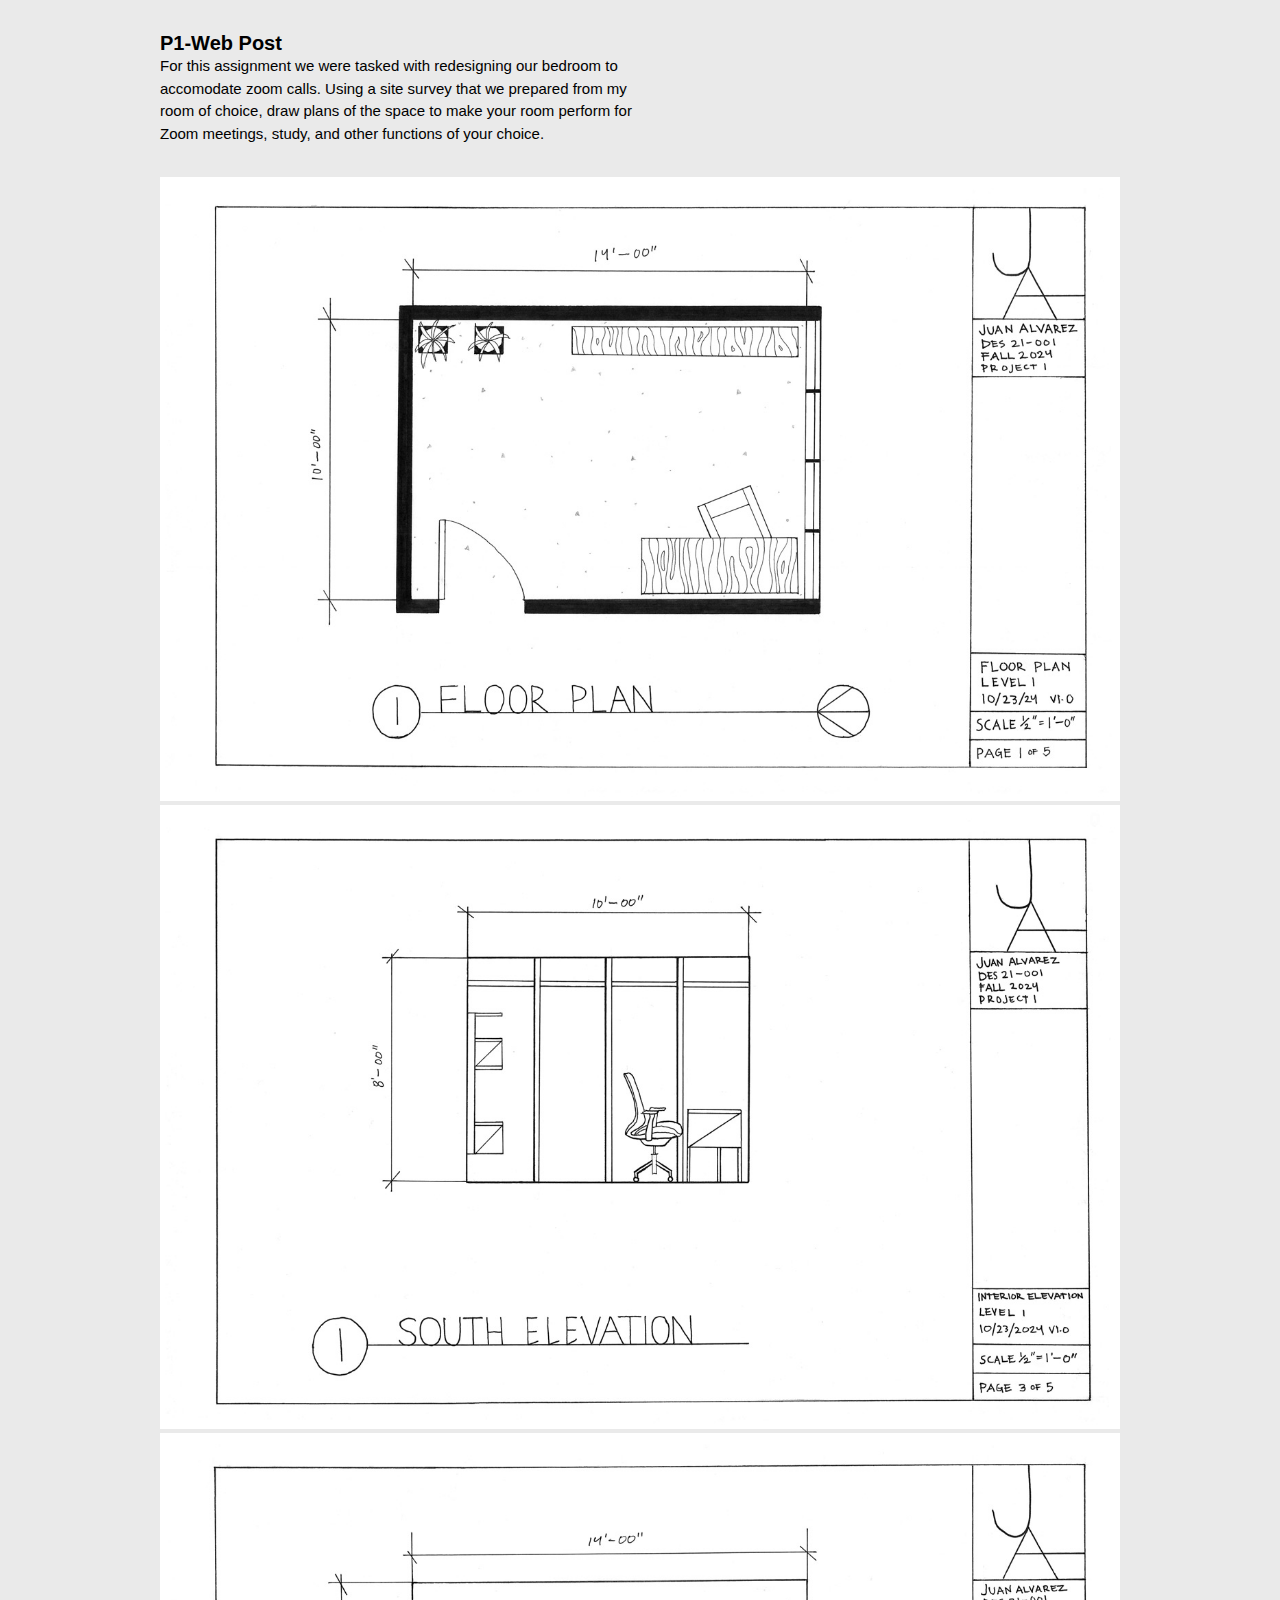
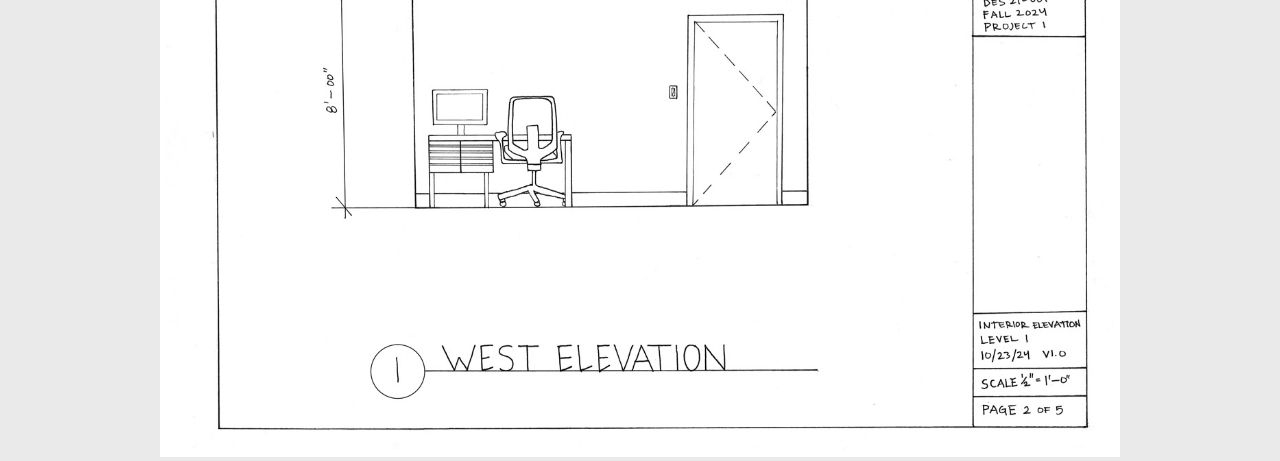
<file: des021.html>
<!DOCTYPE html>
<html lang="en">
<head>
    <meta charset="UTF-8">
    <meta http-equiv="X-UA-Compatible" content="IE=edge">
    <meta name="viewport" content="width=device-width, initial-scale=1.0">
    <link rel="stylesheet" href="des021.css">
    <title>DES021</title>
</head>
<body>
    <section class="container">
        <div class="description-content">
            <h1>P1-Web Post</h1>
            <p class="text">For this assignment we were tasked with redesigning our bedroom to accomodate zoom calls. Using a site survey that we prepared from my room of choice, draw plans of the space to make your room perform for Zoom meetings, study, and other functions of your choice.</p>
        </div>
        <img class="img-flex" src="/img/DES021_P1_2024_F_Alvarez_Juan_FloorPlan_WEB.jpg.jpg.jpg" alt="">
        <img class="img-flex" src="/img/DES021_P1_2024_F_Alvarez_Juan_Elevation_South_WEB.jpg" alt="">
        <img class="img-flex" src="/img/DES021_P1_2024_F_Alvarez_Juan_Elevation_West_WEB.jpg.jpg" alt="">
    </section>
</body>
</html>
</file>
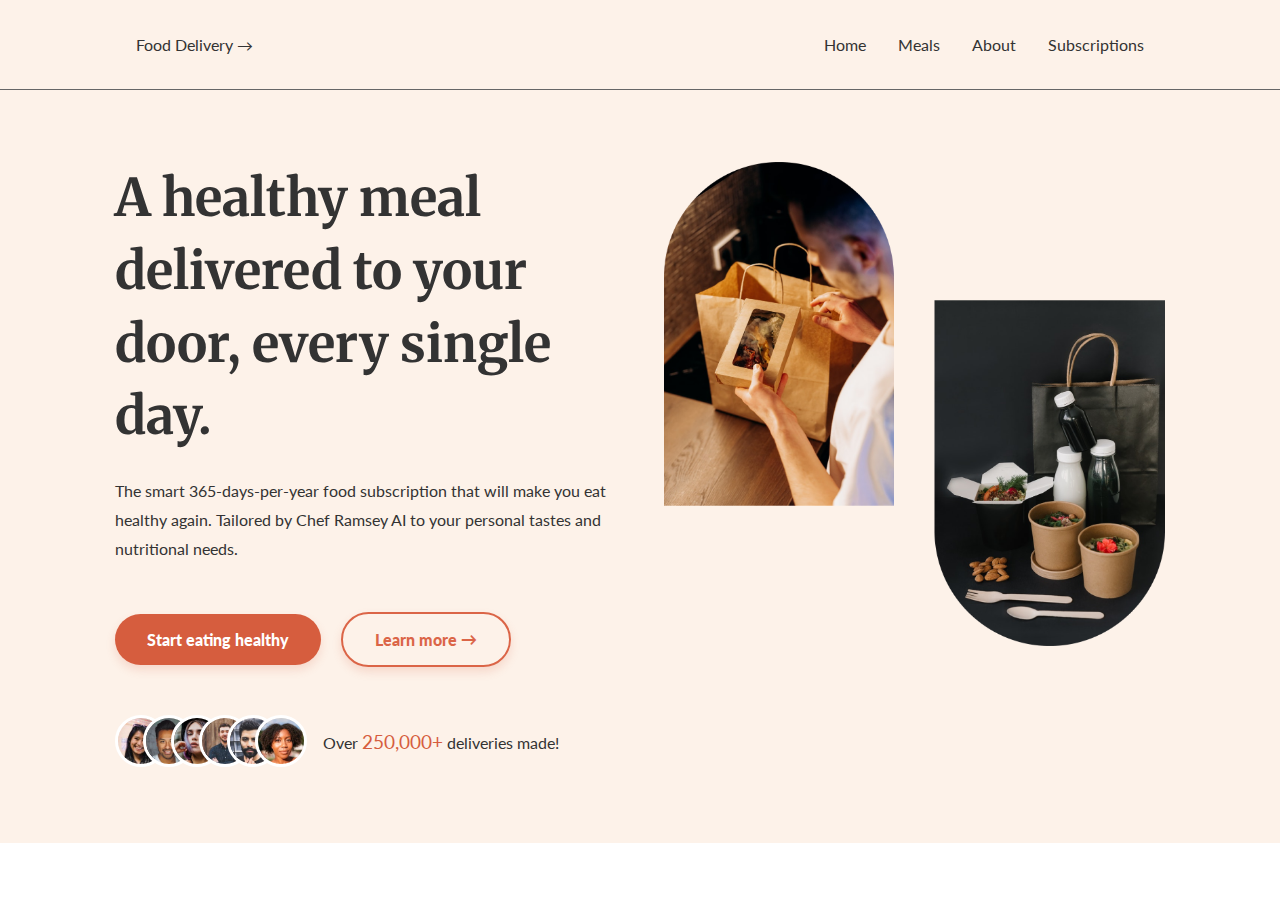
<file: project.html>
<!DOCTYPE html>
<html lang="en">
<head>
    <meta charset="UTF-8">
    <meta http-equiv="X-UA-Compatible" content="IE=edge">
    <meta name="viewport" content="width=device-width, initial-scale=1.0">
    <title>Food Delivery</title>
    <link rel="stylesheet" href="project-style.css">
</head>
<body>

    <header class="nav-header">
        <a href="index.html">Food Delivery &rarr;</a>
        <nav>
            <ul class="nav-links">
                <li><a href="index.html">Home</a></li>
                <li><a href="index.html">Meals</a></li>
                <li><a href="#">About</a></li>
                <li><a href="#">Subscriptions</a></li>
            </ul>
        </nav>
    </header>

    <section class="hero">
        <div class="container">
            <div class="cta">
                <div class="content">
                    <h1>A healthy meal delivered to your door, every single day.</h1>
                    <p>The smart 365-days-per-year food subscription that will make you eat healthy again. Tailored by Chef Ramsey AI to your personal tastes and nutritional needs.</p>
                    <a href="#" class="btn">Start eating healthy</a>
                    <a href="#" class="btn btn-secondary">Learn more &rarr;</a>
                </div>
                <div class="deliveries-container">
                    <div class="deliveries-imgs">
                        <img src="/img/customer-1.jpg" alt="">
                        <img src="/img/customer-2.jpg" alt="">
                        <img src="/img/customer-3.jpg" alt="">
                        <img src="/img/customer-4.jpg" alt="">
                        <img src="/img/customer-5.jpg" alt="">
                        <img src="/img/customer-6.jpg" alt="">
                    </div>
                        <p class="numbar">Over <span>250,000+</span> deliveries made!</p>
                </div>
            </div>

            <div class="cta-img-container">
                <img src="/img/hero.png" alt="">
            </div>
        </div>
    </section>
</body>
</html>
</file>
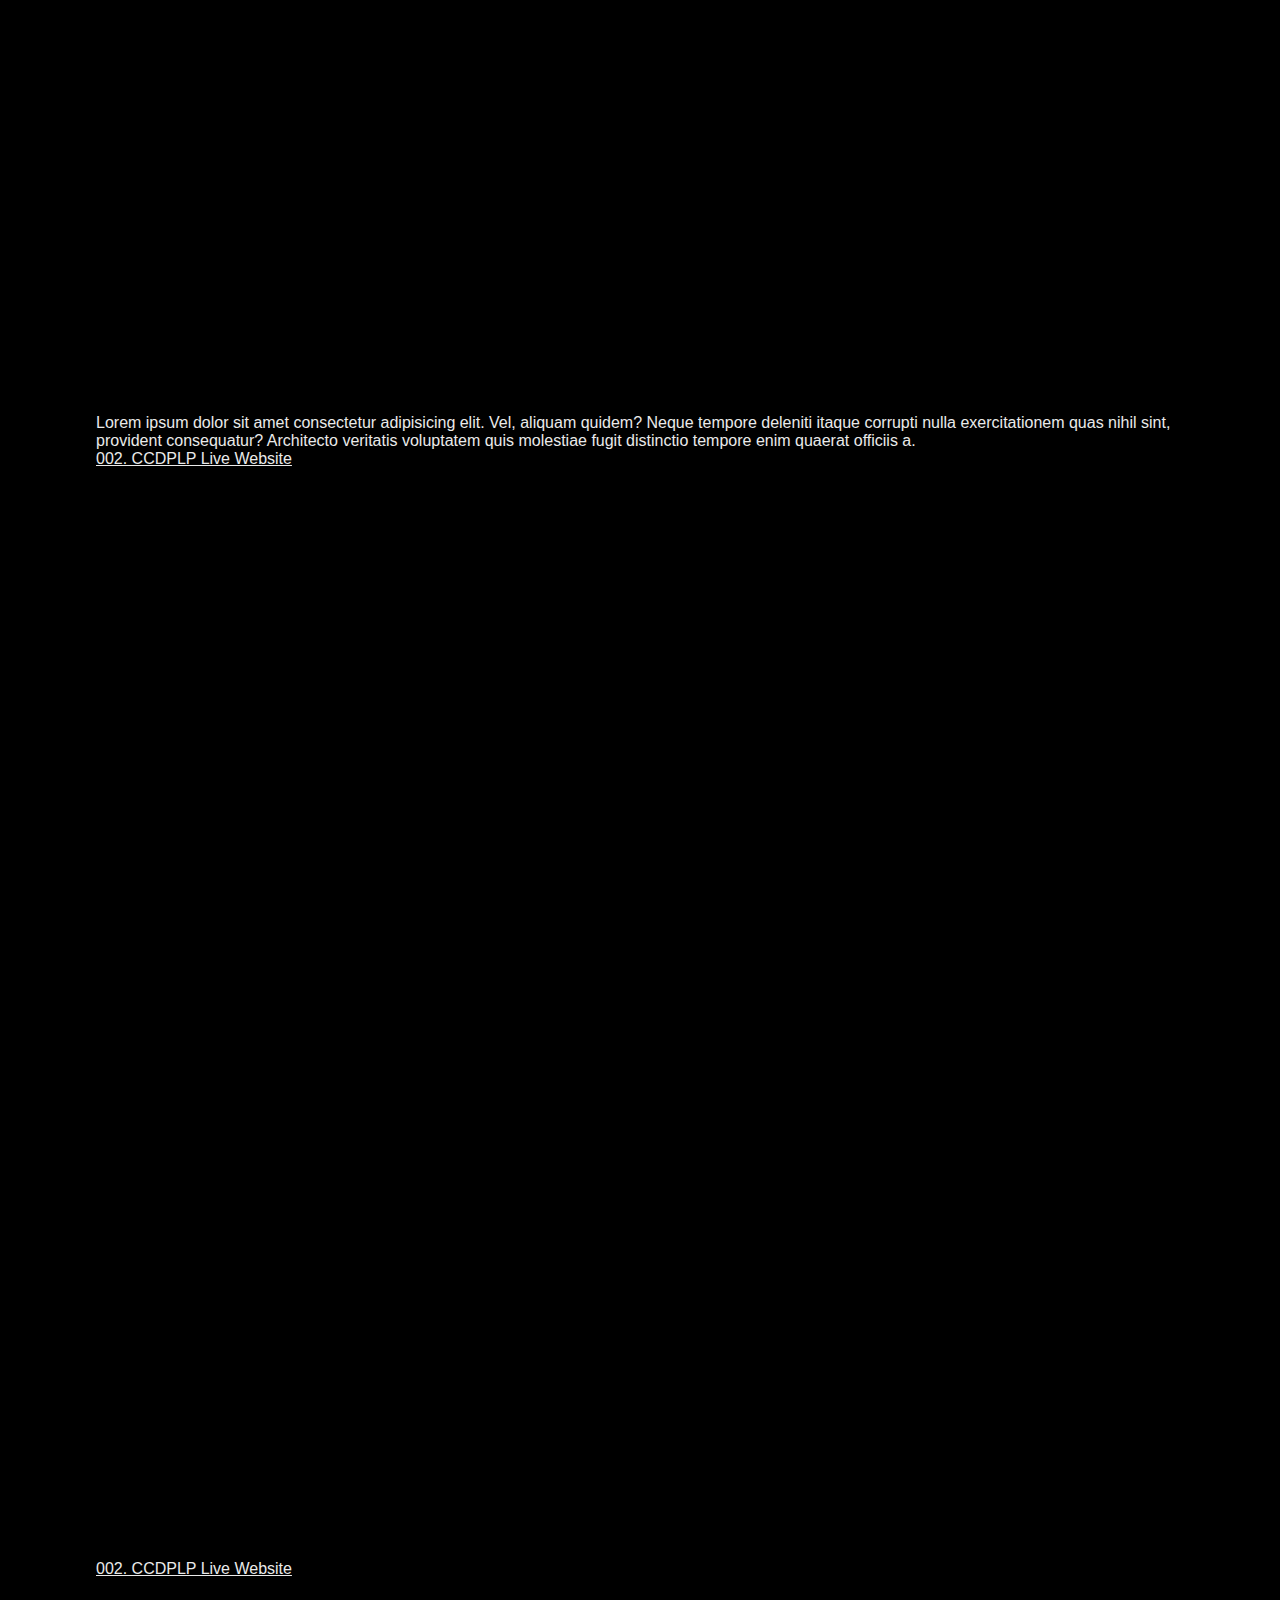
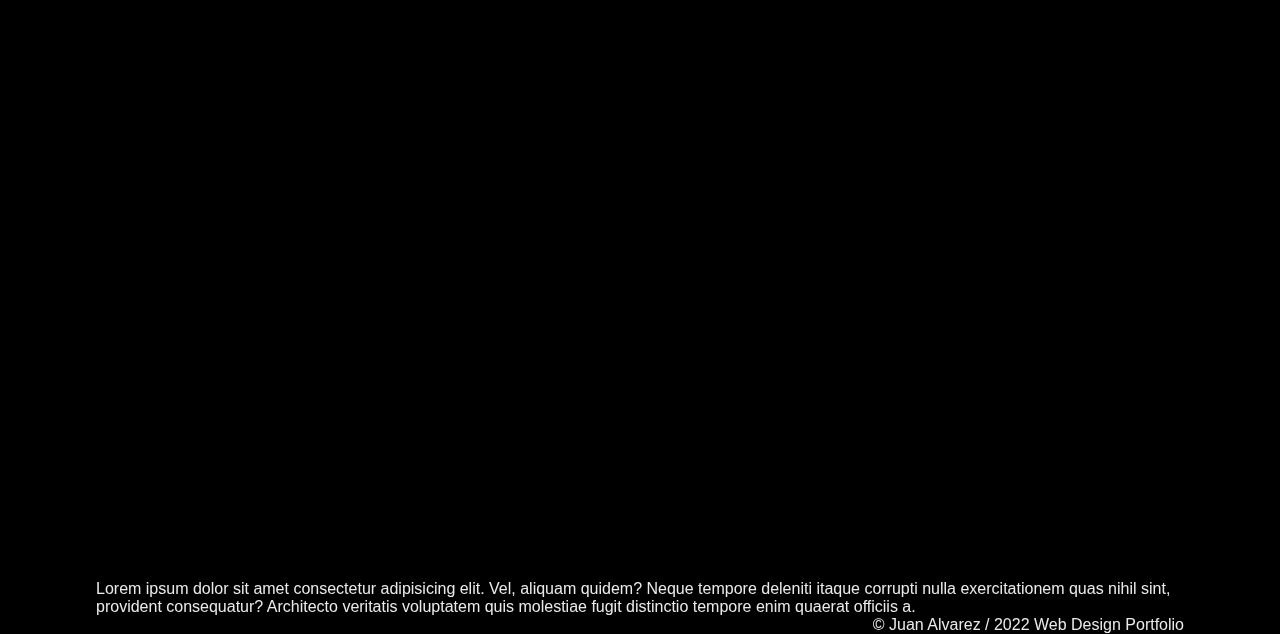
<file: work.html>
<!DOCTYPE html>
<html lang="en">
<head>
    <meta charset="UTF-8">
    <meta http-equiv="X-UA-Compatible" content="IE=edge">
    <meta name="viewport" content="width=device-width, initial-scale=1.0">
    <link rel="stylesheet" href="work.css">
    <title>portfoli0 - work</title>
</head>
<body>
    <div class="container">
        <header class="nav-header">
            <a href="index.html">portfoli0.com</a>
            <nav>
                <ul class="nav-links">
                    <li><a href="index.html">Home</a></li>
                    <li><a href="work.html">Work</a></li>
                    <li><a href="https://drive.google.com/drive/folders/1WUOUBvG8s4MOsaDFoUpPVKBQRQkFh0n4?usp=sharing" class="drive" target="_blank">Files</a></li>
                    <li><a href="https://www.linkedin.com/in/juan-alvarez-045705224" target="_blank"><svg xmlns="http://www.w3.org/2000/svg" class="linkedin-icon" viewBox="0 0 24 24"><path d="M19 0h-14c-2.761 0-5 2.239-5 5v14c0 2.761 2.239 5 5 5h14c2.762 0 5-2.239 5-5v-14c0-2.761-2.238-5-5-5zm-11 19h-3v-11h3v11zm-1.5-12.268c-.966 0-1.75-.79-1.75-1.764s.784-1.764 1.75-1.764 1.75.79 1.75 1.764-.783 1.764-1.75 1.764zm13.5 12.268h-3v-5.604c0-3.368-4-3.113-4 0v5.604h-3v-11h3v1.765c1.396-2.586 7-2.777 7 2.476v6.759z"/></svg></a></li>
                </ul>
            </nav>
        </header>

        <div class="marquee-container">
            <div class="marquee">
                <a href="#">001. Zion Canyon Prototype<svg class="link-out" viewBox="0 0 16 16">
                    <path d="M14 0C14.5304 0 15.0391 0.210714 15.4142 0.585786C15.7893 0.960859 16 1.46957 16 2V14C16 14.5304 15.7893 15.0391 15.4142 15.4142C15.0391 15.7893 14.5304 16 14 16H2C1.46957 16 0.960859 15.7893 0.585786 15.4142C0.210714 15.0391 0 14.5304 0 14V2C0 1.46957 0.210714 0.960859 0.585786 0.585786C0.960859 0.210714 1.46957 0 2 0L14 0ZM5.904 10.803L10 6.707V9.475C10 9.60761 10.0527 9.73479 10.1464 9.82855C10.2402 9.92232 10.3674 9.975 10.5 9.975C10.6326 9.975 10.7598 9.92232 10.8536 9.82855C10.9473 9.73479 11 9.60761 11 9.475V5.5C11 5.36739 10.9473 5.24021 10.8536 5.14645C10.7598 5.05268 10.6326 5 10.5 5H6.525C6.39239 5 6.26521 5.05268 6.17145 5.14645C6.07768 5.24021 6.025 5.36739 6.025 5.5C6.025 5.63261 6.07768 5.75979 6.17145 5.85355C6.26521 5.94732 6.39239 6 6.525 6H9.293L5.197 10.096C5.10592 10.1903 5.05552 10.3166 5.05666 10.4477C5.0578 10.5788 5.11039 10.7042 5.20309 10.7969C5.29579 10.8896 5.4212 10.9422 5.5523 10.9433C5.6834 10.9445 5.8097 10.8941 5.904 10.803Z"/>
                    </svg>
                    
                    <a href="#">001. Zion Canyon Prototype<svg class="link-out" viewBox="0 0 16 16">
                        <path d="M14 0C14.5304 0 15.0391 0.210714 15.4142 0.585786C15.7893 0.960859 16 1.46957 16 2V14C16 14.5304 15.7893 15.0391 15.4142 15.4142C15.0391 15.7893 14.5304 16 14 16H2C1.46957 16 0.960859 15.7893 0.585786 15.4142C0.210714 15.0391 0 14.5304 0 14V2C0 1.46957 0.210714 0.960859 0.585786 0.585786C0.960859 0.210714 1.46957 0 2 0L14 0ZM5.904 10.803L10 6.707V9.475C10 9.60761 10.0527 9.73479 10.1464 9.82855C10.2402 9.92232 10.3674 9.975 10.5 9.975C10.6326 9.975 10.7598 9.92232 10.8536 9.82855C10.9473 9.73479 11 9.60761 11 9.475V5.5C11 5.36739 10.9473 5.24021 10.8536 5.14645C10.7598 5.05268 10.6326 5 10.5 5H6.525C6.39239 5 6.26521 5.05268 6.17145 5.14645C6.07768 5.24021 6.025 5.36739 6.025 5.5C6.025 5.63261 6.07768 5.75979 6.17145 5.85355C6.26521 5.94732 6.39239 6 6.525 6H9.293L5.197 10.096C5.10592 10.1903 5.05552 10.3166 5.05666 10.4477C5.0578 10.5788 5.11039 10.7042 5.20309 10.7969C5.29579 10.8896 5.4212 10.9422 5.5523 10.9433C5.6834 10.9445 5.8097 10.8941 5.904 10.803Z"/>
                        </svg>
                    </a>

                    <a href="#">001. Zion Canyon Prototype<svg class="link-out" viewBox="0 0 16 16">
                        <path d="M14 0C14.5304 0 15.0391 0.210714 15.4142 0.585786C15.7893 0.960859 16 1.46957 16 2V14C16 14.5304 15.7893 15.0391 15.4142 15.4142C15.0391 15.7893 14.5304 16 14 16H2C1.46957 16 0.960859 15.7893 0.585786 15.4142C0.210714 15.0391 0 14.5304 0 14V2C0 1.46957 0.210714 0.960859 0.585786 0.585786C0.960859 0.210714 1.46957 0 2 0L14 0ZM5.904 10.803L10 6.707V9.475C10 9.60761 10.0527 9.73479 10.1464 9.82855C10.2402 9.92232 10.3674 9.975 10.5 9.975C10.6326 9.975 10.7598 9.92232 10.8536 9.82855C10.9473 9.73479 11 9.60761 11 9.475V5.5C11 5.36739 10.9473 5.24021 10.8536 5.14645C10.7598 5.05268 10.6326 5 10.5 5H6.525C6.39239 5 6.26521 5.05268 6.17145 5.14645C6.07768 5.24021 6.025 5.36739 6.025 5.5C6.025 5.63261 6.07768 5.75979 6.17145 5.85355C6.26521 5.94732 6.39239 6 6.525 6H9.293L5.197 10.096C5.10592 10.1903 5.05552 10.3166 5.05666 10.4477C5.0578 10.5788 5.11039 10.7042 5.20309 10.7969C5.29579 10.8896 5.4212 10.9422 5.5523 10.9433C5.6834 10.9445 5.8097 10.8941 5.904 10.803Z"/>
                        </svg>
                    </a>
                </a>
            </div>
        </div>

        <p class="description">Lorem ipsum dolor sit amet consectetur adipisicing elit. Vel, aliquam quidem? Neque tempore deleniti itaque corrupti nulla exercitationem quas nihil sint, provident consequatur? Architecto veritatis voluptatem quis molestiae fugit distinctio tempore enim quaerat officiis a.</p>


        <div class="marquee-container">
            <div class="marquee">
                <a href="#">002. CCDPLP Live Website<svg class="link-out" viewBox="0 0 16 16">
                    <path d="M14 0C14.5304 0 15.0391 0.210714 15.4142 0.585786C15.7893 0.960859 16 1.46957 16 2V14C16 14.5304 15.7893 15.0391 15.4142 15.4142C15.0391 15.7893 14.5304 16 14 16H2C1.46957 16 0.960859 15.7893 0.585786 15.4142C0.210714 15.0391 0 14.5304 0 14V2C0 1.46957 0.210714 0.960859 0.585786 0.585786C0.960859 0.210714 1.46957 0 2 0L14 0ZM5.904 10.803L10 6.707V9.475C10 9.60761 10.0527 9.73479 10.1464 9.82855C10.2402 9.92232 10.3674 9.975 10.5 9.975C10.6326 9.975 10.7598 9.92232 10.8536 9.82855C10.9473 9.73479 11 9.60761 11 9.475V5.5C11 5.36739 10.9473 5.24021 10.8536 5.14645C10.7598 5.05268 10.6326 5 10.5 5H6.525C6.39239 5 6.26521 5.05268 6.17145 5.14645C6.07768 5.24021 6.025 5.36739 6.025 5.5C6.025 5.63261 6.07768 5.75979 6.17145 5.85355C6.26521 5.94732 6.39239 6 6.525 6H9.293L5.197 10.096C5.10592 10.1903 5.05552 10.3166 5.05666 10.4477C5.0578 10.5788 5.11039 10.7042 5.20309 10.7969C5.29579 10.8896 5.4212 10.9422 5.5523 10.9433C5.6834 10.9445 5.8097 10.8941 5.904 10.803Z"/>
                    </svg>
                    
                    <a href="#">002. CCDPLP Live Website<svg class="link-out" viewBox="0 0 16 16">
                        <path d="M14 0C14.5304 0 15.0391 0.210714 15.4142 0.585786C15.7893 0.960859 16 1.46957 16 2V14C16 14.5304 15.7893 15.0391 15.4142 15.4142C15.0391 15.7893 14.5304 16 14 16H2C1.46957 16 0.960859 15.7893 0.585786 15.4142C0.210714 15.0391 0 14.5304 0 14V2C0 1.46957 0.210714 0.960859 0.585786 0.585786C0.960859 0.210714 1.46957 0 2 0L14 0ZM5.904 10.803L10 6.707V9.475C10 9.60761 10.0527 9.73479 10.1464 9.82855C10.2402 9.92232 10.3674 9.975 10.5 9.975C10.6326 9.975 10.7598 9.92232 10.8536 9.82855C10.9473 9.73479 11 9.60761 11 9.475V5.5C11 5.36739 10.9473 5.24021 10.8536 5.14645C10.7598 5.05268 10.6326 5 10.5 5H6.525C6.39239 5 6.26521 5.05268 6.17145 5.14645C6.07768 5.24021 6.025 5.36739 6.025 5.5C6.025 5.63261 6.07768 5.75979 6.17145 5.85355C6.26521 5.94732 6.39239 6 6.525 6H9.293L5.197 10.096C5.10592 10.1903 5.05552 10.3166 5.05666 10.4477C5.0578 10.5788 5.11039 10.7042 5.20309 10.7969C5.29579 10.8896 5.4212 10.9422 5.5523 10.9433C5.6834 10.9445 5.8097 10.8941 5.904 10.803Z"/>
                        </svg>
                    </a>

                    <a href="#">002. CCDPLP Live Website<svg class="link-out" viewBox="0 0 16 16">
                        <path d="M14 0C14.5304 0 15.0391 0.210714 15.4142 0.585786C15.7893 0.960859 16 1.46957 16 2V14C16 14.5304 15.7893 15.0391 15.4142 15.4142C15.0391 15.7893 14.5304 16 14 16H2C1.46957 16 0.960859 15.7893 0.585786 15.4142C0.210714 15.0391 0 14.5304 0 14V2C0 1.46957 0.210714 0.960859 0.585786 0.585786C0.960859 0.210714 1.46957 0 2 0L14 0ZM5.904 10.803L10 6.707V9.475C10 9.60761 10.0527 9.73479 10.1464 9.82855C10.2402 9.92232 10.3674 9.975 10.5 9.975C10.6326 9.975 10.7598 9.92232 10.8536 9.82855C10.9473 9.73479 11 9.60761 11 9.475V5.5C11 5.36739 10.9473 5.24021 10.8536 5.14645C10.7598 5.05268 10.6326 5 10.5 5H6.525C6.39239 5 6.26521 5.05268 6.17145 5.14645C6.07768 5.24021 6.025 5.36739 6.025 5.5C6.025 5.63261 6.07768 5.75979 6.17145 5.85355C6.26521 5.94732 6.39239 6 6.525 6H9.293L5.197 10.096C5.10592 10.1903 5.05552 10.3166 5.05666 10.4477C5.0578 10.5788 5.11039 10.7042 5.20309 10.7969C5.29579 10.8896 5.4212 10.9422 5.5523 10.9433C5.6834 10.9445 5.8097 10.8941 5.904 10.803Z"/>
                        </svg>
                    </a>
                </a>
            </div>
        </div>

        <p class="description">Lorem ipsum dolor sit amet consectetur adipisicing elit. Vel, aliquam quidem? Neque tempore deleniti itaque corrupti nulla exercitationem quas nihil sint, provident consequatur? Architecto veritatis voluptatem quis molestiae fugit distinctio tempore enim quaerat officiis a.</p>

        <footer class="footer">
            <p class="copy">&copy; Juan Alvarez / 2022 Web Design Portfolio</p>
        </footer>
    </div>
    <script src="https://cdnjs.cloudflare.com/ajax/libs/gsap/3.9.1/gsap.min.js" integrity="sha512-H6cPm97FAsgIKmlBA4s774vqoN24V5gSQL4yBTDOY2su2DeXZVhQPxFK4P6GPdnZqM9fg1G3cMv5wD7e6cFLZQ==" crossorigin="anonymous" referrerpolicy="no-referrer"></script>
</body>
</html>
</file>
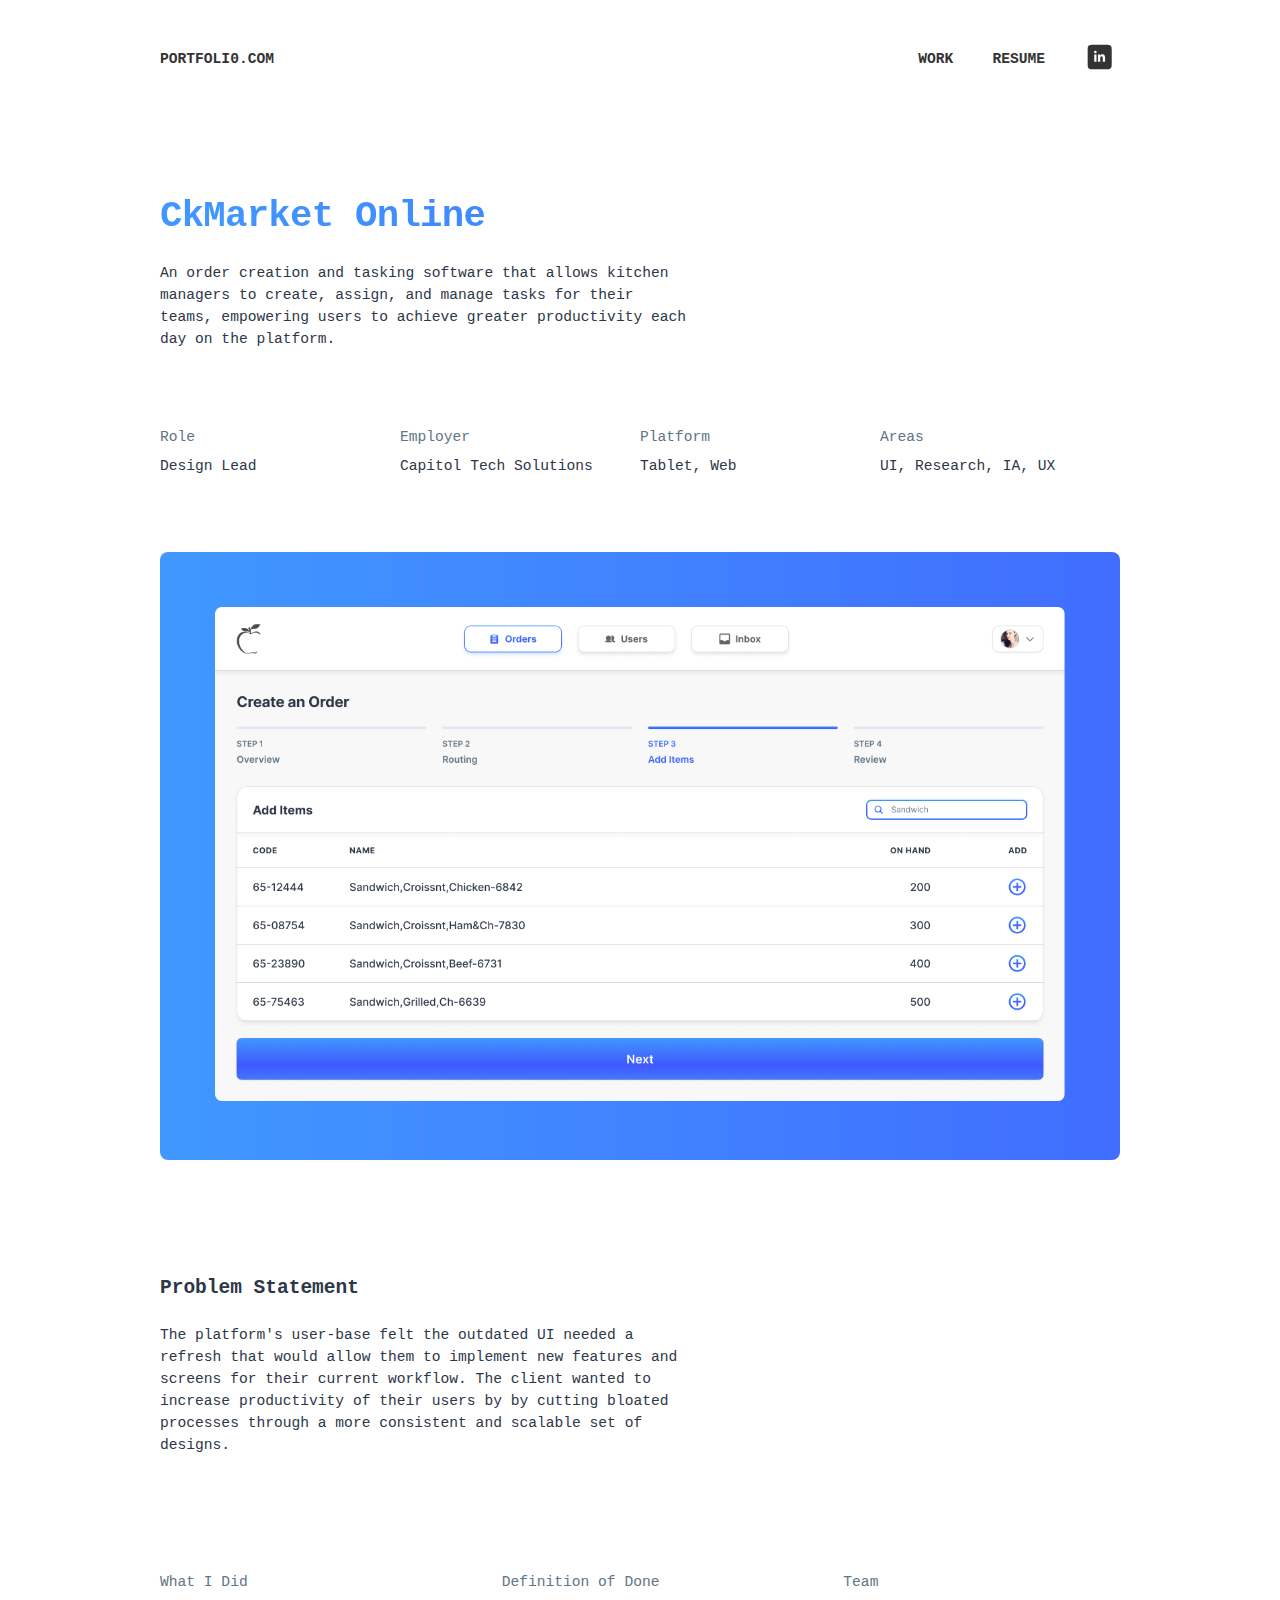
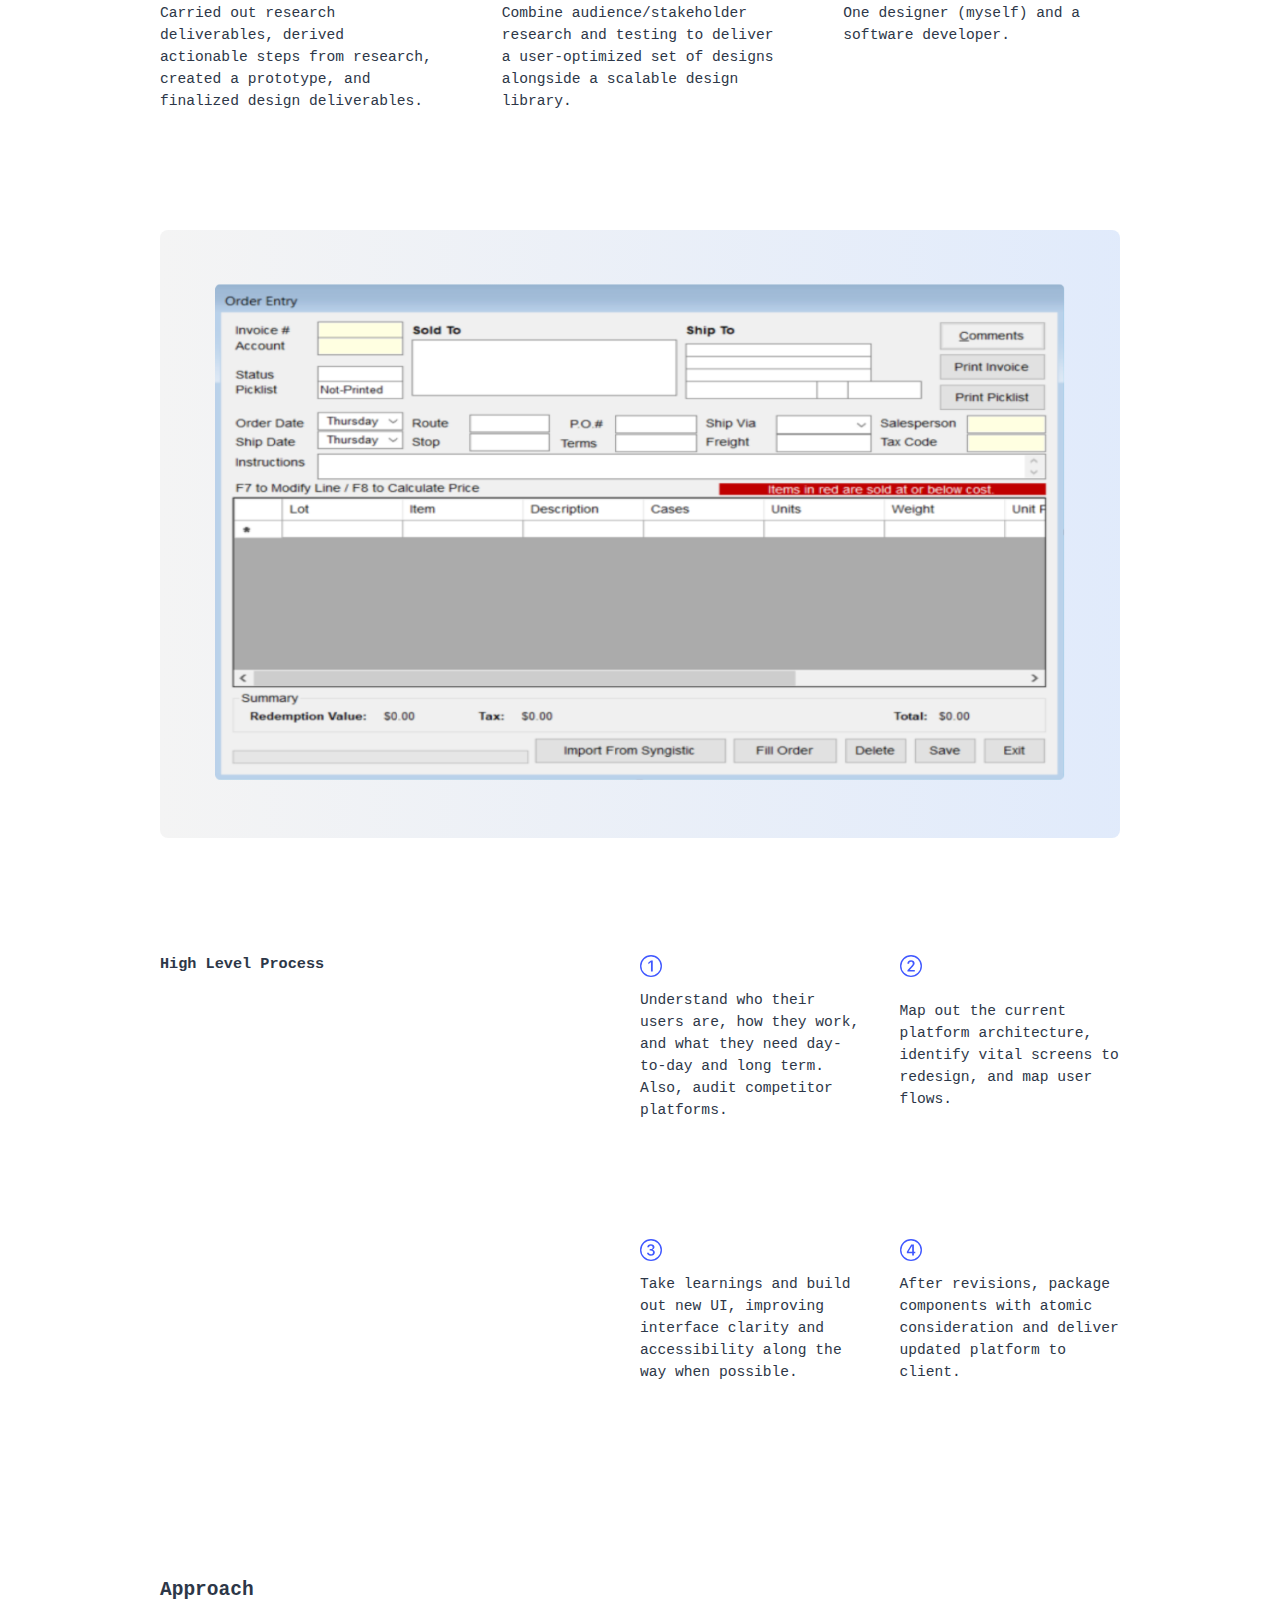
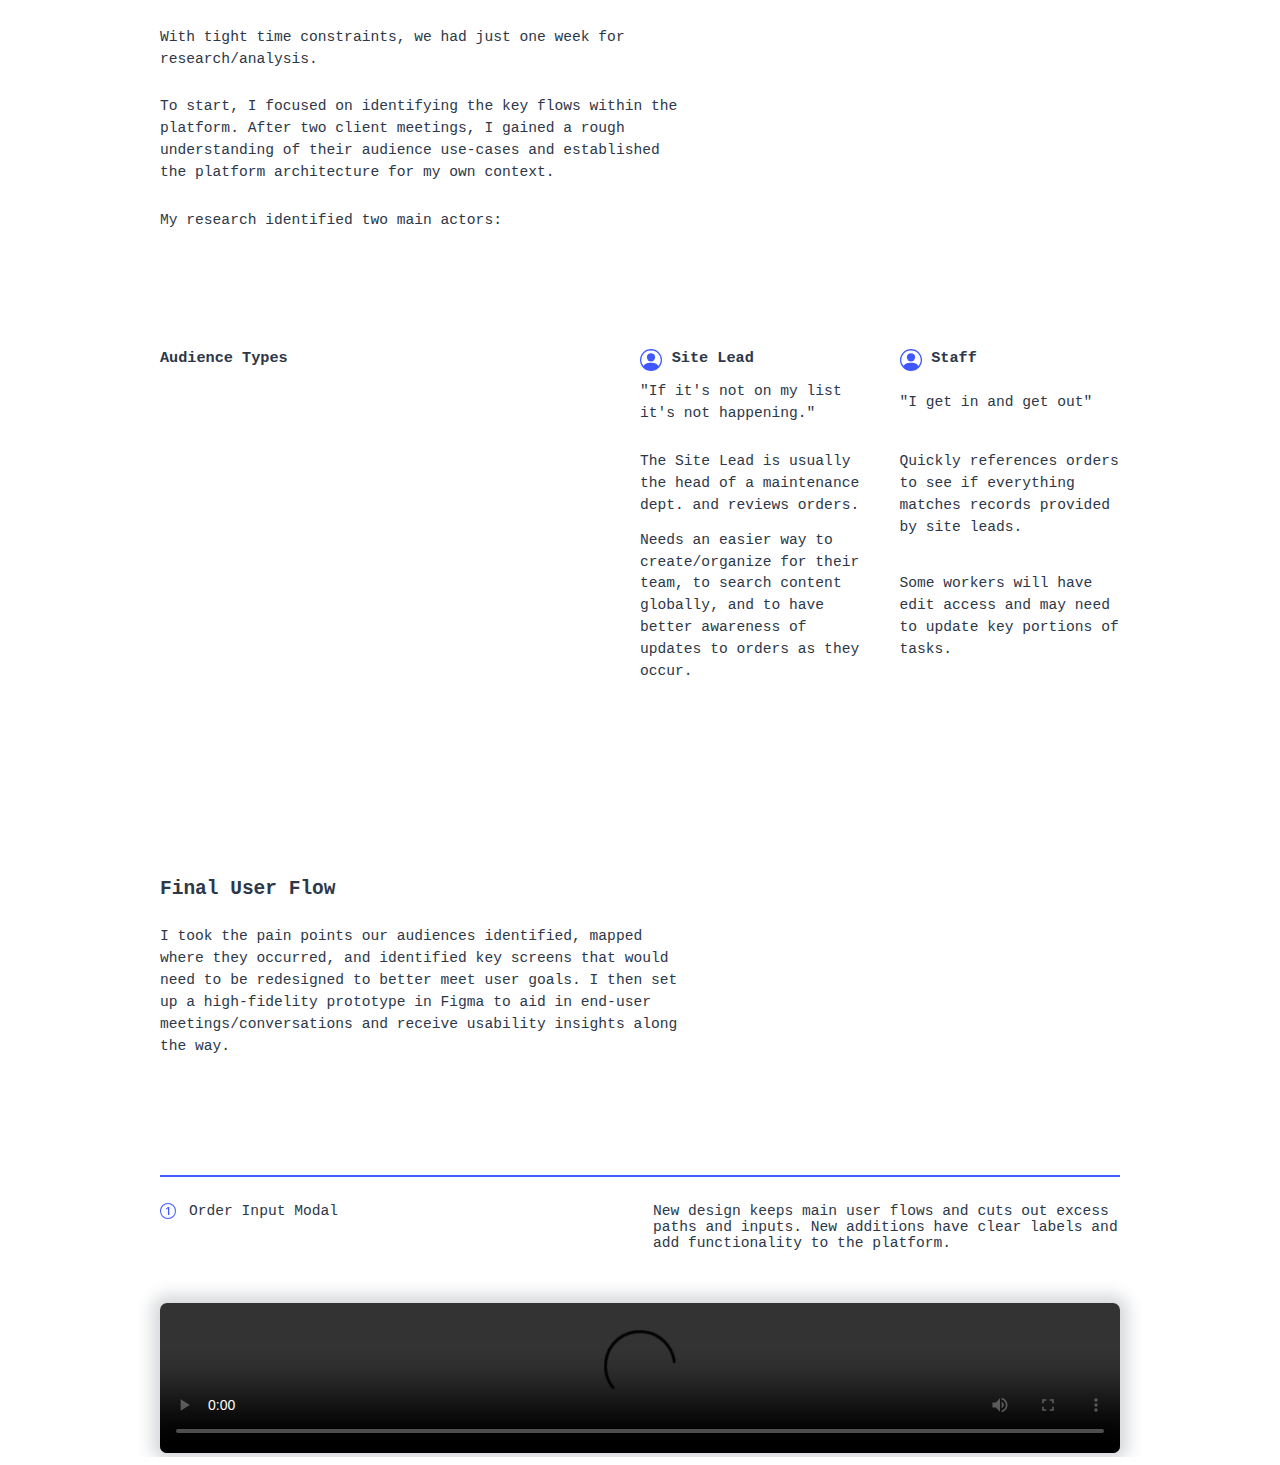
<file: ckm/ckm.html>
<!DOCTYPE html>
<html lang="en">
<head>
    <meta charset="UTF-8">
    <meta http-equiv="X-UA-Compatible" content="IE=edge">
    <meta name="viewport" content="width=device-width, initial-scale=1.0">
    <link rel="stylesheet" href="ckm.css">
    <title>002. CkMarket Online Case Study</title>
</head>
<body>
    <header class="nav-container">
        <nav class="nav">
            <a href="https://portfoli0.com/" class="home-link-mobile">PORTFOLI0</a>
            <a href="https://portfoli0.com/" class="home-link-web random" data-value="PORTFOLI0.COM">PORTFOLI0.COM</a>
            <ul class="blank-links">
                <li><a class="random" data-value="WORK" href="https://portfoli0.com/">WORK</a></li>
                <li><a class="random" data-value="RESUME" href="https://drive.google.com/drive/folders/1WUOUBvG8s4MOsaDFoUpPVKBQRQkFh0n4?usp=sharing" target="_blank">RESUME</a></li>
                <li><a href="https://www.linkedin.com/in/juan-alvarez-045705224" target="_blank"><svg class="icon-linkedin" viewBox="0,0,256,256"><g transform="scale(3.5,3.5555)"><path d="M46.603,14c10.57,0 11.397,0.827 11.397,11.397v21.277c0,10.504 -0.822,11.326 -11.326,11.326h-21.348c-10.504,0 -11.326,-0.822 -11.326,-11.326v-21.348c0,-10.504 0.822,-11.326 11.326,-11.326zM30.202,44.705v-13.389h-4.161v13.389zM28.122,29.401c1.337,0 2.425,-1.088 2.425,-2.426c0,-1.337 -1.088,-2.425 -2.425,-2.425c-1.34,0 -2.426,1.086 -2.426,2.425c0,1.339 1.084,2.426 2.426,2.426zM45.812,44.705v-7.343c0,-3.605 -0.779,-6.378 -4.992,-6.378c-2.024,0 -3.381,1.11 -3.937,2.162h-0.056v-1.829h-3.992v13.389h4.158v-6.624c0,-1.746 0.333,-3.437 2.498,-3.437c2.134,0 2.162,1.997 2.162,3.55v6.511h4.159z"/></g></svg></a></li>
            </ul>
        </nav>
    </header>

    <section class="hero">
        <div class="container">
            <div class="content">
                <h1 class="title">CkMarket Online</h1>
                <p class="text">An order creation and tasking software that allows kitchen managers to create, assign, and manage tasks for their teams, empowering users to achieve greater productivity each day on the platform.</p>
            </div>
        </div>
    </section>

    <section class="details">
        <div class="container">
            <div class="details-content">
                <div class="details-block">
                    <p class="subtext">Role</p>
                    <p>Design Lead</p>
                </div>
                <div class="details-block">
                    <p class="subtext">Employer</p>
                    <p>Capitol Tech Solutions</p>
                </div>
                <div class="details-block">
                    <p class="subtext">Platform</p>
                    <p>Tablet, Web</p>
                </div>
                <div class="details-block">
                    <p class="subtext">Areas</p>
                    <p>UI, Research, IA, UX</p>
                </div>
            </div>
        </div>
    </section>

    <section class="container">
        <div class="gradient">
            <div class="img-container">
                <img class="img-flex" src="/img/Frame 306.png" alt="">
            </div>
        </div>
    </section>

    <section class="problem">
        <div class="container">
            <div class="problem-conten content">
                <h2>Problem Statement</h2>
                <p class="text">The platform's user-base felt the outdated UI needed a refresh that would allow them to implement new features and screens for their current workflow. The client wanted to increase productivity of their users by by cutting bloated processes through a more consistent and scalable set of designs.</p>
            </div>
        </div>
    </section>

    <section class="problem-details">
        <div class="container">
            <div class="problem-details-content">
                <div class="details-block">
                    <p class="subtext">What I Did</p>
                    <p class="text">Carried out research deliverables, derived actionable steps from research, created a prototype, and finalized design deliverables.</p>
                </div>
                <div class="details-block">
                    <p class="subtext">Definition of Done</p>
                    <p class="text">Combine audience/stakeholder research and testing to deliver a user-optimized set of designs alongside a scalable design library.</p>
                </div>
                <div class="details-block">
                    <p class="subtext">Team</p>
                    <p class="text">One designer (myself) and a software developer.</p>
                </div>
            </div>
        </div>
    </section>

    <section class="container">
        <div class="gradientw">
            <div class="img-container">
                <img class="img-flex" src="/img/Frame 307.png" alt="">
            </div>
        </div>
    </section>

    <section class="process">
        <div class="container step-grid">
            <h3>High Level Process</h3>
            <div class="step-section">
                <div class="step">
                    <svg xmlns="http://www.w3.org/2000/svg" width="22" height="22" fill="#4058FF" class="bi bi-1-circle" viewBox="0 0 16 16"><path d="M1 8a7 7 0 1 0 14 0A7 7 0 0 0 1 8Zm15 0A8 8 0 1 1 0 8a8 8 0 0 1 16 0ZM9.283 4.002V12H7.971V5.338h-.065L6.072 6.656V5.385l1.899-1.383h1.312Z"/></svg>
                    <p class="text">Understand who their users are, how they work, and what they need day-to-day and long term. Also, audit competitor platforms.</p>
                </div>
                <div class="step">
                    <svg xmlns="http://www.w3.org/2000/svg" width="22" height="22" fill="#4058FF" class="bi bi-2-circle" viewBox="0 0 16 16"><path d="M1 8a7 7 0 1 0 14 0A7 7 0 0 0 1 8Zm15 0A8 8 0 1 1 0 8a8 8 0 0 1 16 0ZM6.646 6.24v.07H5.375v-.064c0-1.213.879-2.402 2.637-2.402 1.582 0 2.613.949 2.613 2.215 0 1.002-.6 1.667-1.287 2.43l-.096.107-1.974 2.22v.077h3.498V12H5.422v-.832l2.97-3.293c.434-.475.903-1.008.903-1.705 0-.744-.557-1.236-1.313-1.236-.843 0-1.336.615-1.336 1.306Z"/>
                    <p class="text">Map out the current platform architecture, identify vital screens to redesign, and map user flows.</p>
                </div>
                <div class="step">
                    <svg xmlns="http://www.w3.org/2000/svg" width="22" height="22" fill="#4058FF" class="bi bi-3-circle" viewBox="0 0 16 16"><path d="M7.918 8.414h-.879V7.342h.838c.78 0 1.348-.522 1.342-1.237 0-.709-.563-1.195-1.348-1.195-.79 0-1.312.498-1.348 1.055H5.275c.036-1.137.95-2.115 2.625-2.121 1.594-.012 2.608.885 2.637 2.062.023 1.137-.885 1.776-1.482 1.875v.07c.703.07 1.71.64 1.734 1.917.024 1.459-1.277 2.396-2.93 2.396-1.705 0-2.707-.967-2.754-2.144H6.33c.059.597.68 1.06 1.541 1.066.973.006 1.6-.563 1.588-1.354-.006-.779-.621-1.318-1.541-1.318Z"/><path d="M16 8A8 8 0 1 1 0 8a8 8 0 0 1 16 0ZM1 8a7 7 0 1 0 14 0A7 7 0 0 0 1 8Z"/></svg>
                    <p class="text">Take learnings and build out new UI, improving interface clarity and accessibility along the way when possible.</p>
                </div>
                <div class="step">
                    <svg xmlns="http://www.w3.org/2000/svg" width="22" height="22" fill="#4058FF" class="bi bi-4-circle" viewBox="0 0 16 16"><path d="M7.519 5.057c.22-.352.439-.703.657-1.055h1.933v5.332h1.008v1.107H10.11V12H8.85v-1.559H4.978V9.322c.77-1.427 1.656-2.847 2.542-4.265ZM6.225 9.281v.053H8.85V5.063h-.065c-.867 1.33-1.787 2.806-2.56 4.218Z"/><path d="M16 8A8 8 0 1 1 0 8a8 8 0 0 1 16 0ZM1 8a7 7 0 1 0 14 0A7 7 0 0 0 1 8Z"/></svg>
                    <p class="text">After revisions, package components with atomic consideration and deliver updated platform to client.</p>
                </div>
            </div>
        </div>
    </section>

    <section class="problem-two">
        <div class="container">
            <div class="problem-details content">
                <h2>Approach</h2>
                <p class="text">With tight time constraints, we had just one week for research/analysis.</p>
                <p class="text">To start, I focused on identifying the key flows within the platform. After two client meetings, I gained a rough understanding of their audience use-cases and established the platform architecture for my own context.</p>
                <p class="text">My research identified two main actors:</p>
            </div>
        </div>
    </section>

    <section class="personas">
        <div class="container step-grid">
            <h3>Audience Types</h3>

            <div class="step-section">
                <div class="step">
                    <div class="persona-header">
                        <div class="persona-name">
                            <svg xmlns="http://www.w3.org/2000/svg" width="22" height="22" fill="#4058FF" class="bi bi-person-circle" viewBox="0 0 16 16">
                                <path d="M11 6a3 3 0 1 1-6 0 3 3 0 0 1 6 0z"/>
                                <path fill-rule="evenodd" d="M0 8a8 8 0 1 1 16 0A8 8 0 0 1 0 8zm8-7a7 7 0 0 0-5.468 11.37C3.242 11.226 4.805 10 8 10s4.757 1.225 5.468 2.37A7 7 0 0 0 8 1z"/>
                              </svg>
                              <h3>Site Lead</h3>
                        </div>
                        <p class="text">"If it's not on my list it's not happening."</p>
                    </div>
                    <p class="text">The Site Lead is usually the head of a maintenance dept. and reviews orders.</p>
                    <p class="text">Needs an easier way to create/organize for their team, to search content globally, and to have better awareness of updates to orders as they occur.</p>
                </div>

                <div class="step">
                    <div class="persona-header">
                        <div class="persona-name">
                            <svg xmlns="http://www.w3.org/2000/svg" width="22" height="22" fill="#4058FF" class="bi bi-person-circle" viewBox="0 0 16 16">
                                <path d="M11 6a3 3 0 1 1-6 0 3 3 0 0 1 6 0z"/>
                                <path fill-rule="evenodd" d="M0 8a8 8 0 1 1 16 0A8 8 0 0 1 0 8zm8-7a7 7 0 0 0-5.468 11.37C3.242 11.226 4.805 10 8 10s4.757 1.225 5.468 2.37A7 7 0 0 0 8 1z"/>
                              </svg>
                              <h3>Staff</h3>
                        </div>
                        <p class="text">"I get in and get out"</p>
                    </div>
                    <p class="text">Quickly references orders to see if everything matches records provided by site leads.</p>
                    <p class="text">Some workers will have edit access and may need to update key portions of tasks.</p>
                </div>
            </div>
        </div>
    </section>

    <section class="problem">
        <div class="container">
            <div class="problem-details content">
                <h2>Final User Flow</h2>
                <p class="text">I took the pain points our audiences identified, mapped where they occurred, and identified key screens that would need to be redesigned to better meet user goals. I then set up a high-fidelity prototype in Figma to aid in end-user meetings/conversations and receive usability insights along the way.</p>
            </div>
        </div>
    </section>

    <div class="section">
        <div class="container desc-grid">
            <div class="flex">
                <svg xmlns="http://www.w3.org/2000/svg" width="16" height="16" fill="#4058FF" class="bi bi-1-circle" viewBox="0 0 16 16"><path d="M1 8a7 7 0 1 0 14 0A7 7 0 0 0 1 8Zm15 0A8 8 0 1 1 0 8a8 8 0 0 1 16 0ZM9.283 4.002V12H7.971V5.338h-.065L6.072 6.656V5.385l1.899-1.383h1.312Z"/></svg>
                <p>Order Input Modal</p>
            </div>
            <p>New design keeps main user flows and cuts out excess paths and inputs. New additions have clear labels and add functionality to the platform.</p>
        </div>
    </div>

    <section class="order-entry">
        <div class="container">
            <div class="img-container">
                <video class="order-entry-img" controls><source src="/img/ckmflow.mov" type="video/quicktime">Your browser does not support the video tag.</video>
            </div>
        </div>
    </section>

</body>

<script src="ckm.js"></script>
</html>
</file>
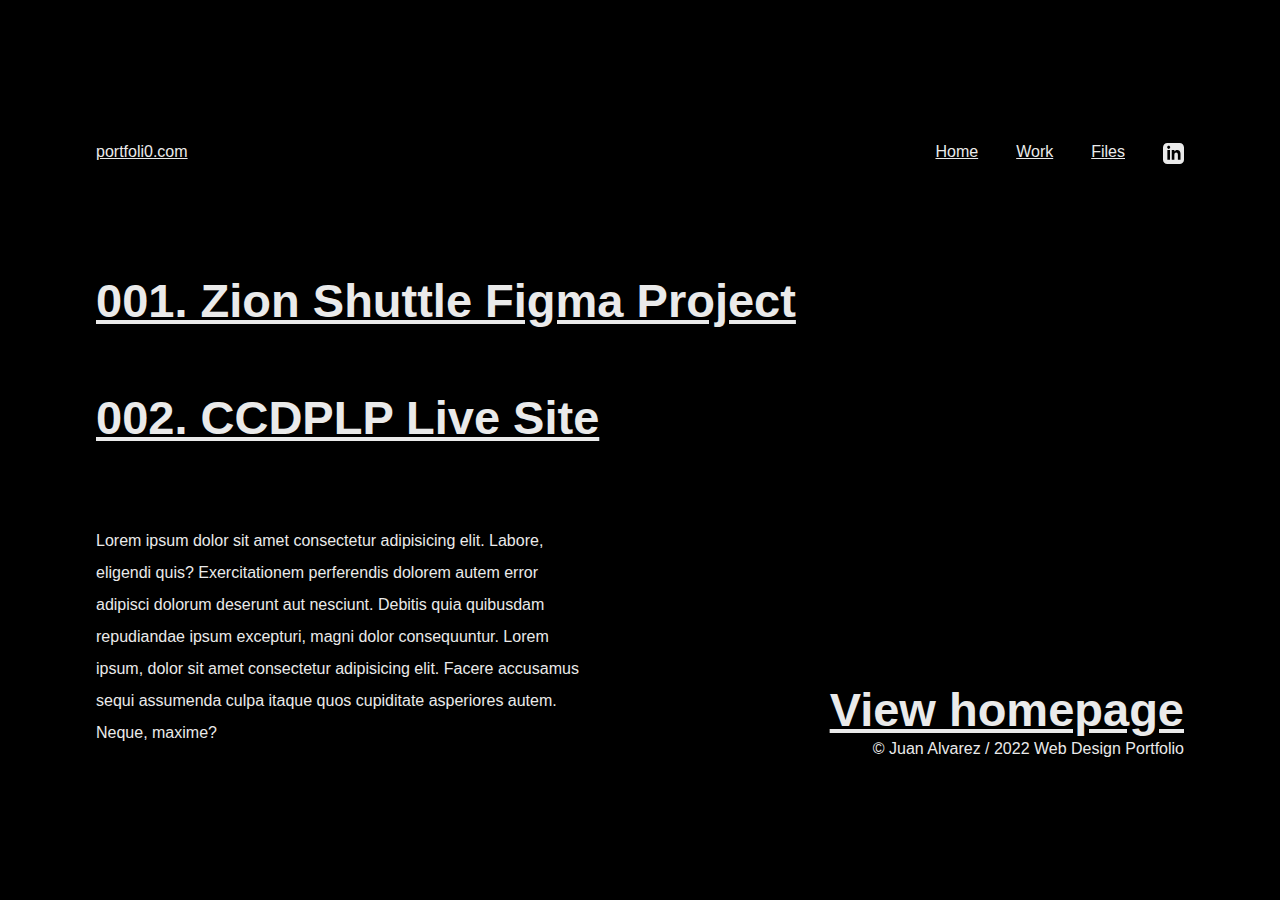
<file: responsive-portfoli0vfinal/work.html>
<!DOCTYPE html>
<html lang="en">
<head>
    <meta charset="UTF-8">
    <meta http-equiv="X-UA-Compatible" content="IE=edge">
    <meta name="viewport" content="width=device-width, initial-scale=1.0">
    <link rel="stylesheet" href="work.css">
    <title>portfoli0 - work</title>
</head>
<body>
    <div class="container">
        <header id="nav-header" class="nav-header">
            <a href="index.html" id="home-link">portfoli0.com</a>
            <nav>
                <ul class="nav-links">
                    <li><a href="index.html">Home</a></li>
                    <li><a href="work.html">Work</a></li>
                    <li><a href="https://drive.google.com/drive/folders/1WUOUBvG8s4MOsaDFoUpPVKBQRQkFh0n4?usp=sharing" id="drive" target="_blank">Files</a></li>
                    <li><a href="www.linkedin.com/in/juan-alvarez-045705224" target="_blank"><svg xmlns="http://www.w3.org/2000/svg" id="linkedin-icon" viewBox="0 0 24 24"><path d="M19 0h-14c-2.761 0-5 2.239-5 5v14c0 2.761 2.239 5 5 5h14c2.762 0 5-2.239 5-5v-14c0-2.761-2.238-5-5-5zm-11 19h-3v-11h3v11zm-1.5-12.268c-.966 0-1.75-.79-1.75-1.764s.784-1.764 1.75-1.764 1.75.79 1.75 1.764-.783 1.764-1.75 1.764zm13.5 12.268h-3v-5.604c0-3.368-4-3.113-4 0v5.604h-3v-11h3v1.765c1.396-2.586 7-2.777 7 2.476v6.759z"/></svg></a></li>
                </ul>
            </nav>
        </header>

        <section class="main-content">
            <nav>
                <ul id="title-links" class="title-links">
                    <li><a href="https://www.figma.com/file/9wEjk8F77lakjeu9E9RBcC/Zion-Project?node-id=0%3A1">001. Zion Shuttle Figma Project</a></li>
                    <li><a href="https://chronicdiseaseleadershipproject.com/">002. CCDPLP Live Site</a></li>
                </ul>

                <blockquote class="project-description">
                    <p>
                        Lorem ipsum dolor sit amet consectetur adipisicing elit. Labore, eligendi quis? Exercitationem perferendis dolorem autem error adipisci dolorum deserunt aut nesciunt. Debitis quia quibusdam repudiandae ipsum excepturi, magni dolor consequuntur.
                        Lorem ipsum, dolor sit amet consectetur adipisicing elit. Facere accusamus sequi assumenda culpa itaque quos cupiditate asperiores autem. Neque, maxime?
                    </p>
                </blockquote>
            </nav>
        </section>

        <footer id="footer" class="footer">
            <a href="index.html" class="cta">View homepage</a>
            <p class="copy">&copy; Juan Alvarez / 2022 Web Design Portfolio</p>
        </footer>
    </div>
    <script src="https://cdnjs.cloudflare.com/ajax/libs/gsap/3.9.1/gsap.min.js" integrity="sha512-H6cPm97FAsgIKmlBA4s774vqoN24V5gSQL4yBTDOY2su2DeXZVhQPxFK4P6GPdnZqM9fg1G3cMv5wD7e6cFLZQ==" crossorigin="anonymous" referrerpolicy="no-referrer"></script>
</body>
</html>
</file>
<file: style.css>
*{
    margin: 0px;
    padding: 0px;
    box-sizing: border-box;
    font-family: sans-serif;
    background: #eaeaea;
    color: #181818;
    font-family: sans-serif;
}

body{
    height: 100%;
    overflow: hidden;
 }

.container{
    margin: 4rem auto;
    width: 85%;
}

.nav-header{
    display: flex;
    justify-content: space-between;
}
.nav-links{
    display: flex;
    gap: 2.375rem;
    list-style: none;
}
.linkedin-icon{
    height: 1.3125rem;
}

.linkedin-icon, .drive{
    cursor: alias;
}

.main-content{
    display: flex;
    justify-content: center;
    align-items: center;
    margin: 2rem 0;
}
.id-card{
    z-index: 0;
    margin-left: -272px;
    max-height: 28.75rem;
}
.text{
    background: transparent;
    z-index: 1;
    position: relative;
    top: 290px;
    right: 210px;
}

.footer{
    display: flex;
    flex-direction: column;
    align-items: flex-end;
    gap: .0938rem
}
.cta{
    font-size: 3rem;
    font-weight: 600;
}

.copy{
    background: transparent;
}

a:hover{
    color: #3b00df;
    fill: #3b00df;
}
</file>
<file: DES157A/style.css>
*{
    margin: 0;
    padding: 0;
    box-sizing: border-box;

}
body{
    overflow: hidden;
    background: #dddddd;
}

body::after {
    content: '';
    position: fixed;
    top: 0;
    left: 0;
    width: 100%;
    height: 100%;
    z-index: 1;
    box-shadow:
    inset 0 0 100px 20px rgba(0, 0, 0, 0.5),
    inset 0 0 100px 50px rgba(0, 0, 0, 0.3);

    pointer-events: none; 
}

 .grid-container {
    display: grid;
    grid-template-columns: repeat(8, 1fr);
    grid-template-rows: repeat(6, auto);

    width: 125vw;
    height: 125vh;
    transform: scale(1.2);
    transform-origin: top left;

    gap: 6px;
}

.grid-item {
    aspect-ratio: 1 / 1;
    background-color: #222;
}

.central-image {
    grid-column: 4 / span 2;
    grid-row: 3 / span 2;
    aspect-ratio: 1 / 1;
}

img{
    object-fit: cover;
    width: 100%;
    height: 100%;
    display: block;
    mix-blend-mode: initial;
}
</file>
<file: responsive-portfoli0vfinal/style.css>
*{
    margin: 0px;
    padding: 0px;
    box-sizing: border-box;
    font-family: sans-serif;
    background: #eaeaea;
    color: black;
}

body{
    height: 100vh;
    display: flex;
    justify-content: center;
    align-items: center; 
    overflow: hidden;
 }

.container{
    margin: 0 auto;
    width: 85%;
}

.nav-header{
    display: flex;
    justify-content: space-between;
}
.nav-links{
    display: flex;
    gap: 2.375rem;
    list-style: none;
}
#linkedin-icon{
    height: 1.3125rem;
}

#linkedin-icon, #drive{
    cursor: alias;
}

.main-content{
    display: flex;
    justify-content: center;
    align-items: center;
    margin: 1.625rem 0;
}
#id-card{
    z-index: 0;
    margin-left: -255px;
    height: 28.875rem;
}
.text{
    background: transparent;
    z-index: 1;
    position: relative;
    top: 290px;
    right: 190px;
}

.footer{
    display: flex;
    flex-direction: column;
    align-items: flex-end;
    gap: .1875rem;
}
.cta{
    font-size: 2.9375rem;
    font-weight: 600;
}
</file>
<file: des021.css>
*{
    margin: 0;
    padding: 0;
    box-sizing: border-box;
    font-family: sans-serif;
  }
  body{
    background: #eaeaea;
  }
  
  html{
    scroll-behavior: smooth;
  }

  h1{
    font-size: 1.25rem;
  }
  
  p{
    font-size: .9375rem;
  }
  
  .text{
    max-width: 60ch;
    line-height: 1.5;
  }
  
  .container{
    max-width: 1920px;
    width: 75%;
    margin: 0 auto;
  }

  
  .img-container{
    width: 100%;
    height: 100%;
  }
  .img-flex{
    width: 100%;
    height: 100%;
    object-fit: cover;
  }
  
  .description-content{
    padding: 2rem 0;
  }
</file>
<file: project-style.css>
@import url('https://fonts.googleapis.com/css2?family=Lato:wght@400;700&family=Merriweather:wght@300;400;700;900&display=swap');

*{
    margin: 0;
    padding: 0;
    box-sizing: border-box;
}

h1{
    font-family: 'Merriweather', serif;
    font-size: 3.25rem;
    font-weight: 700;
    line-height: 1.4;
}

p{
    font-family: 'Lato', sans-serif;
    color: #333;
    line-height: 1.8;
}

a{
    font-family: "Lato";
    text-decoration: none;
    color: #333;
}

.nav-header{
    height: 10vh;
    background: #fdf2e9;
    border-bottom: 1.5px solid #666;

    display: flex;
    justify-content: space-between;
    align-items: center;

    padding: 0 8.5rem;
}

.nav-links{
    display: flex;
    list-style: none;
    gap: 2rem;
}

.hero{
    background: #fdf2e9;
    padding: 4.5rem 0
}

.container{
    margin: 0 auto;
    width: 82%;
    max-width: 1440px;

    display: grid;
    grid-template: 1fr / repeat(2, 1fr);
    align-items: top;
    gap: 3rem;
}

.content h1{
    color: #333;
    margin-bottom: 1.5rem;
}
.content p{
    max-width: 55ch;
    margin-bottom: 3rem;
}

.btn{
    display: inline-block;
    text-decoration: none;
    background: #d65d3e;
    color: rgb(255, 255, 255);
    padding: 1em 2em;
    border-radius: 999px;
    box-shadow: #d65c3e2c 0px 5px 10px 0px;

    font-weight: 900;
    margin-right: 1rem;
}

.btn-secondary{
    background: transparent;
    border: 2px solid #db6547;
    color: #db6547;
    margin-right: 0;

}

.btn:hover{
    opacity: .75;
}

.deliveries-container{
    display: flex;
    align-items: center;
    gap: 1rem;
    margin-top: 3rem;
}

.deliveries-imgs img{
    height: 3.25rem;
    border: 3px solid white;
    border-radius: 50%;
    margin-right: -1.75rem;
}
.deliveries-imgs img:last-child{
    margin: 0;
}

.numbar span{
    color: #d65d3e;
    font-size: 1.1875rem;
}

.cta-img-container img{
    width: 100%;
}
</file>
<file: work.css>
*{
    margin: 0;
    padding: 0;
    box-sizing: border-box;
    font-family: sans-serif;
    background: black;
    color: #eaeaea;
}

body{
    height: 100vh;
    display: flex;
    justify-content: center;
    align-items: center; 
    overflow: hidden;
 }

.container{
    margin: 0 auto;
    width: 85%;
}

.nav-header{
    display: flex;
    justify-content: space-between;
}
.nav-links{
    display: flex;
    gap: 2.375rem;
    list-style: none;
}
#linkedin-icon{
    height: 1.3125rem;
    fill: #eaeaea;
}

#linkedin-icon, #drive{
    cursor: alias;
}

.main-content{
    display: flex;
    margin: 1.625rem 0;
    height: 28.875rem;
    background: #eaeaea;
}

.title-links{
    margin: 3rem 0;
    list-style: none;
    font-size: 2.9375rem;
    font-weight: 600;
    line-height: 2.5;

    align-items: flex-start;
}

.project-description{
    max-width: 45%;
    line-height: 2;
}

.footer{
    display: flex;
    flex-direction: column;
    align-items: flex-end;
    gap: .1875rem;
    background: black;
}
.cta{
    font-size: 2.9375rem;
    font-weight: 600;
}
</file>
<file: ckm/ckm.css>
*{
  margin: 0;
  padding: 0;
  box-sizing: border-box;
  font-family: monospace;
}

html{
  scroll-behavior: smooth;
}

h2, h3, h4, p{
  color: #2D3748;
}

p{
  font-size: 1.125rem;
}

.text{
  max-width: 60ch;
  line-height: 1.5;
}

.subtext{
  color: #607585;
}

.container{
  max-width: 1920px;
  width: 75%;
  margin: 0 auto;
}

.hero{
  padding: 6rem 0;
}

.content{
  display: grid;
  gap: 2rem;
}

.title {
  letter-spacing: -0.02em;
  font-size: 2.875rem;
  font-weight: 600;
  color: #0e2f81;
  
  background-image: var(--gradient);
  background-clip: text;
  color: transparent;
  display: inline-block;
  background-size: 300%;
  animation: bg-animation 7s infinite; 
}

.details{
  padding-bottom: 6rem;
}

.details-content {
  display: grid;
  grid-template-columns: repeat(4, 1fr);
}

@media (max-width: 768px) {
  .details-content {
      grid-template-columns: 1fr;
      gap: 2.5rem;
  }
}

.details-block{
  display: grid;
  gap: 1rem;
}


:root {
  --gradient: linear-gradient(90deg, #4098FF, #4058FF, #0e2f81);
  --gradientw: linear-gradient(90deg, #f4f4f4, #d7e6ff, #e1f4ff);

}

.gradient {
  background-size: 300%;
  background-image: var(--gradient);
  animation: bg-animation 6s infinite;
  border-radius: 8px;
}
.gradientw {
  background-size: 300%;
  background-image: var(--gradientw);
  animation: bg-animation 6s infinite;
  border-radius: 8px;
}

@keyframes bg-animation {
  0% {background-position: left}
  50% {background-position: right}
  100% {background-position: left}
}

.img-container{
  width: 100%;
  height: 100%;
}
.img-flex{
  width: 100%;
  height: 100%;
  object-fit: cover;
}

.problem{
  padding: 9rem 0;
}
.problem-two{
  padding: 9rem 0;
}

.problem-details-content {
  display: grid;
  grid-template-columns: repeat(3, 1fr);
  align-items: flex-start;
  grid-gap: 5rem;
  padding-bottom: 9rem;
}

@media (max-width: 768px) {
  .problem-details-content {
      grid-template-columns: 1fr;
      gap: 2.5rem;
  }

  .step-grid {
      display: grid;
      grid-template-columns: 1fr;
    }
}


.order-entry-img{
  width: 100%;
  height: 100%;
  object-fit: cover;
  box-shadow: 0px 0px 16px 8px rgba(45, 55, 72, 0.20);
  border-radius: 7px;
}

.grid{
  display: grid;
  gap: 1.25rem;
  text-align: center;
}
.flex{
  display: flex;
  gap: 1rem;
}

.process {
  padding-top: 9rem;
}

.step-grid {
  display: grid;
  grid-template-columns: repeat(2, 1fr);
}

@media (max-width: 768px) {
  .step-grid {
      grid-template-columns: 1fr;
    }
}

.step-section {
  display: grid;
  grid-template-columns: repeat(2, 1fr);
  gap: 3rem;
}

.step {
  display: grid;
  gap: 1rem;
  padding-bottom: 6rem;
}

@media (max-width: 768px) {
  .step-section {
      grid-template-columns: 1fr;
    }
}

.persona-name{
  display: flex;
  gap: .75rem;
  color: #4058FF;
}
.persona-header{
  display: grid;
  gap: .75rem;
  padding-bottom: 1rem;
}
.fill{
width: 100%;
height: 1px;
border-radius: 8px;
padding: 80px;
}

.desc-grid {
  display: grid;
  grid-template-columns: repeat(2, 1fr);
  border-top: #4058FF 2px solid;
  padding-top: 2rem;
  padding-bottom: 4rem;
  gap: 2rem;
}

@media (max-width: 768px) {
  .desc-grid {
      grid-template-columns: 1fr;
    }

  .step-section{
      padding-top: 4rem;
    }
}

.nav-container{
  width: 75%;
  max-width: 1920px;
  margin: 0 auto;
}

.nav{
  display: flex;
  justify-content: space-between;
  align-items: center;
  min-height: 13vh;
}

.nav a{
  text-decoration: none;
  font-weight: 800;
  font-size: 1.125rem;
  color: #333;
}

.blank-links{
  list-style: none;
  display: flex;
  align-items: center;
  gap: 3em;
}

.icon-linkedin{
  fill: #333;
  height: 40px;
  width: 40px;
  margin-left: -4px;
}

.home-link-mobile{
  display: none;
}

@media(max-width: 550px){
  .blank-links{
      gap: 1.5rem;
  }

  .nav-container{
      width: 80%;
  }

  .home-link-web{
      display: none;
  }
  .home-link-mobile{
      display: inline-block;
  }

  .icon-linkedin {
      margin-left: -9px;
  }
}

.icon-linkedin:hover{
  fill: none;
  stroke: #333;
  stroke-width: 2px;
}

.text-wrapper:hover > *{
  -webkit-text-stroke: 1.5px #333;
  color: #eaeaea;
}

a:hover{
  -webkit-text-stroke: 1px #333;
  color: #eaeaea;
}
</file>
<file: responsive-portfoli0vfinal/work.css>
*{
    margin: 0;
    padding: 0;
    box-sizing: border-box;
    font-family: sans-serif;
    background: black;
    color: #eaeaea;
}

body{
    height: 100vh;
    display: flex;
    justify-content: center;
    align-items: center; 
    overflow: hidden;
 }

.container{
    margin: 0 auto;
    width: 85%;
}

.nav-header{
    display: flex;
    justify-content: space-between;
}
.nav-links{
    display: flex;
    gap: 2.375rem;
    list-style: none;
}
#linkedin-icon{
    height: 1.3125rem;
    fill: #eaeaea;
}

#linkedin-icon, #drive{
    cursor: alias;
}

.main-content{
    display: flex;
    margin: 1.625rem 0;
    height: 28.875rem;
    background: #eaeaea;
}

.title-links{
    margin: 3rem 0;
    list-style: none;
    font-size: 2.9375rem;
    font-weight: 600;
    line-height: 2.5;

    align-items: flex-start;
}

.project-description{
    max-width: 45%;
    line-height: 2;
}

.footer{
    display: flex;
    flex-direction: column;
    align-items: flex-end;
    gap: .1875rem;
    background: black;
}
.cta{
    font-size: 2.9375rem;
    font-weight: 600;
}
</file>
